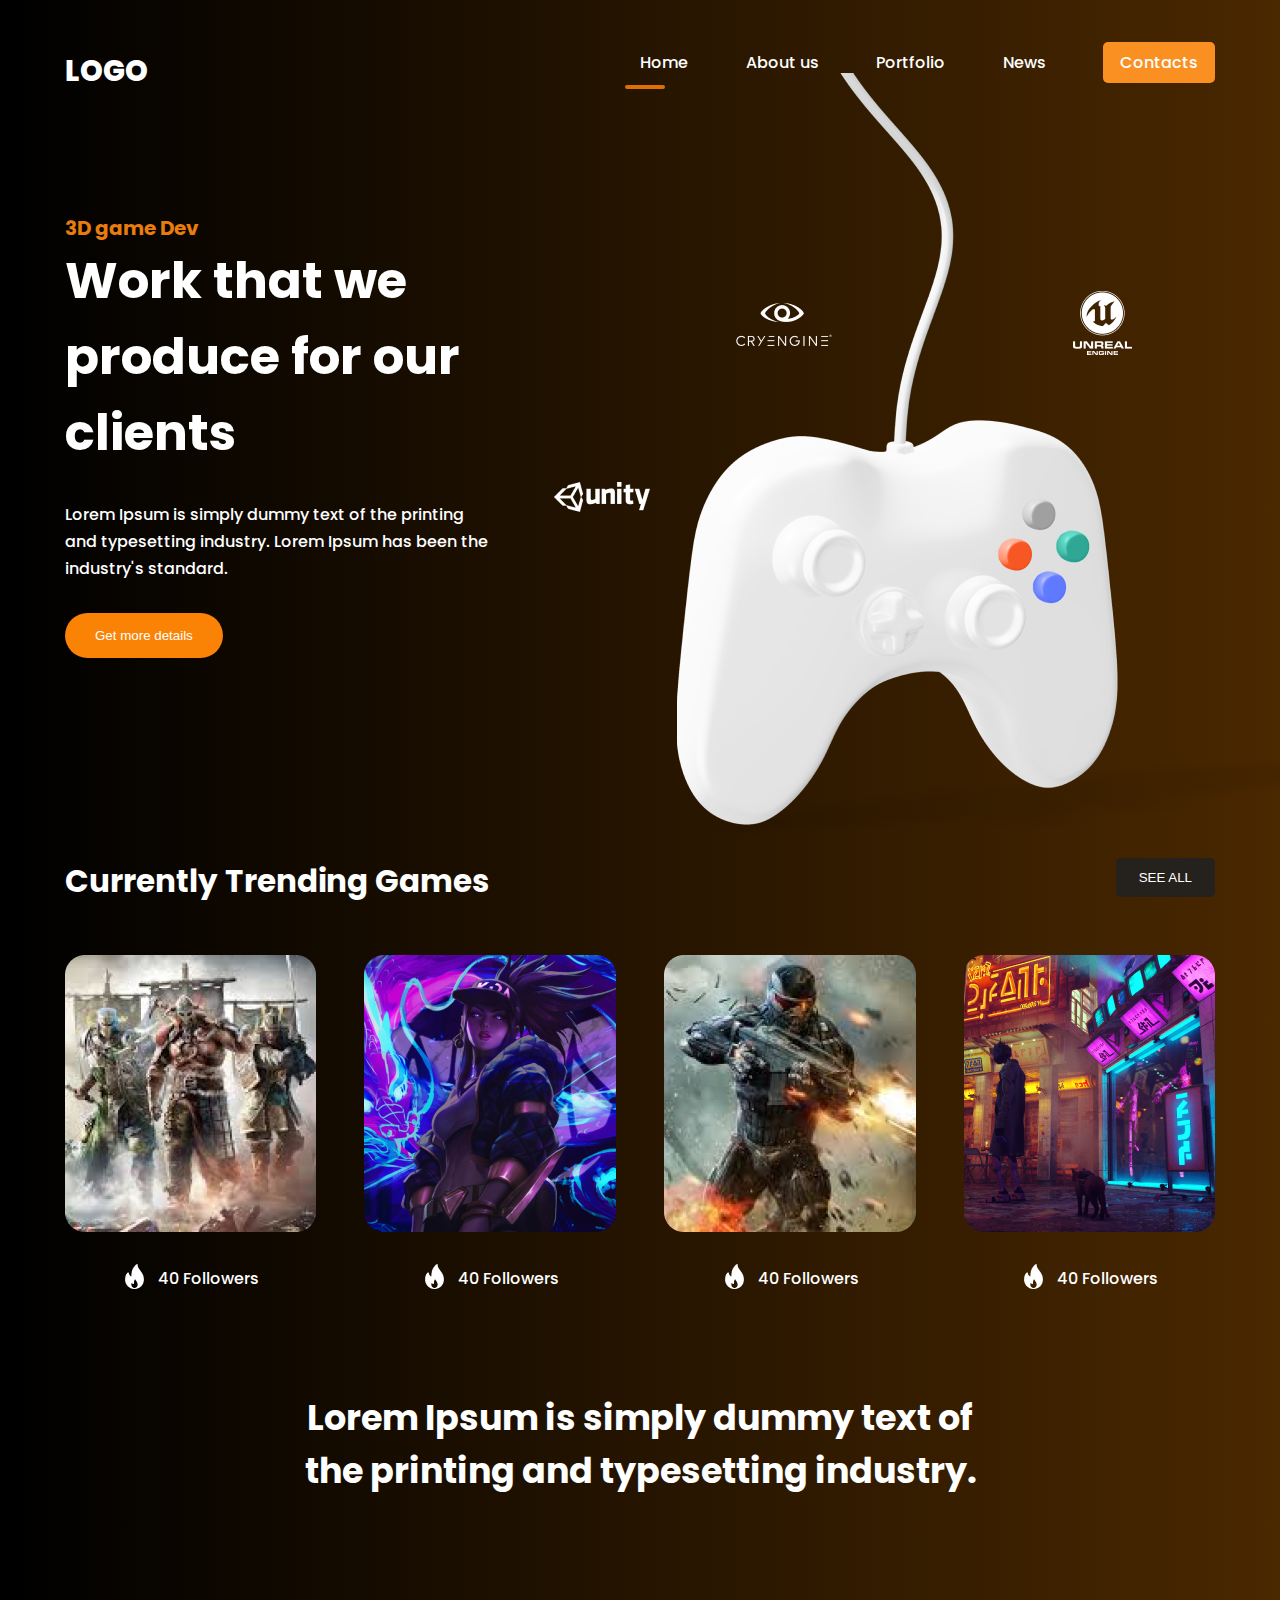
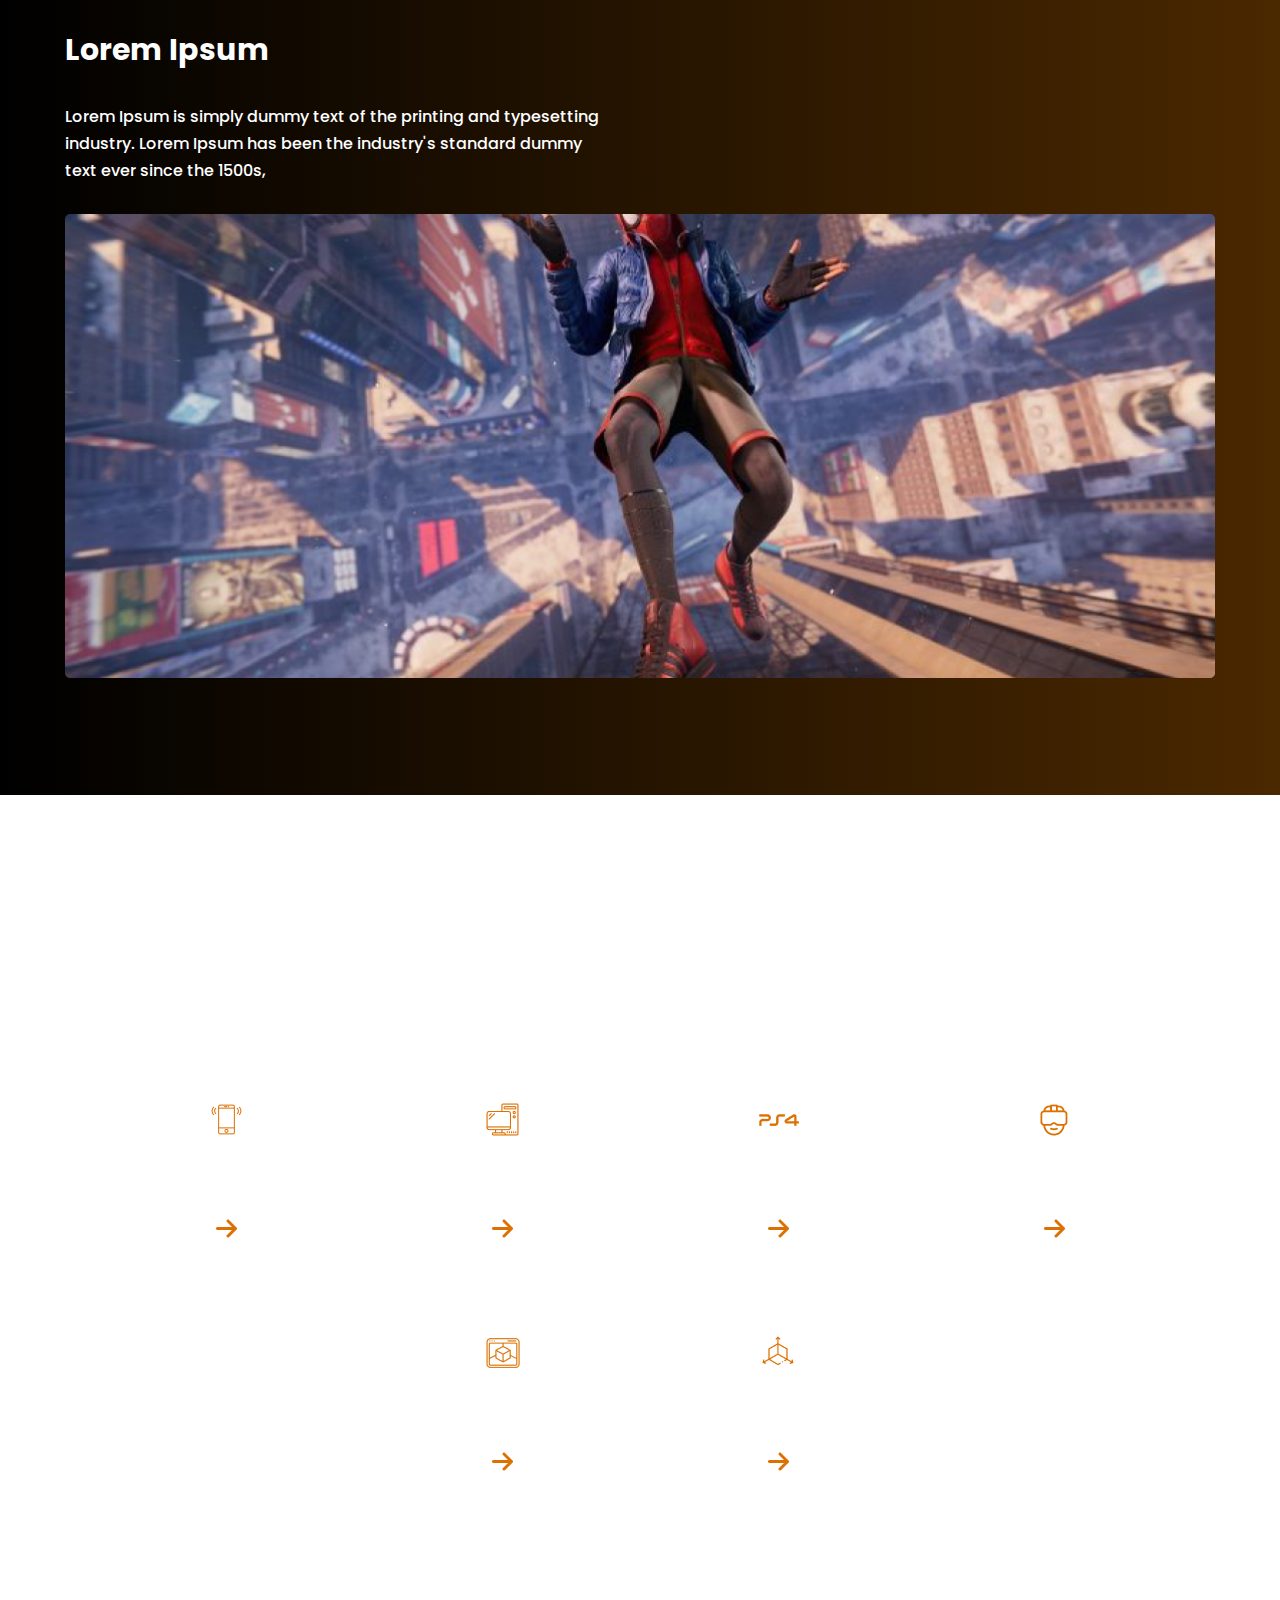
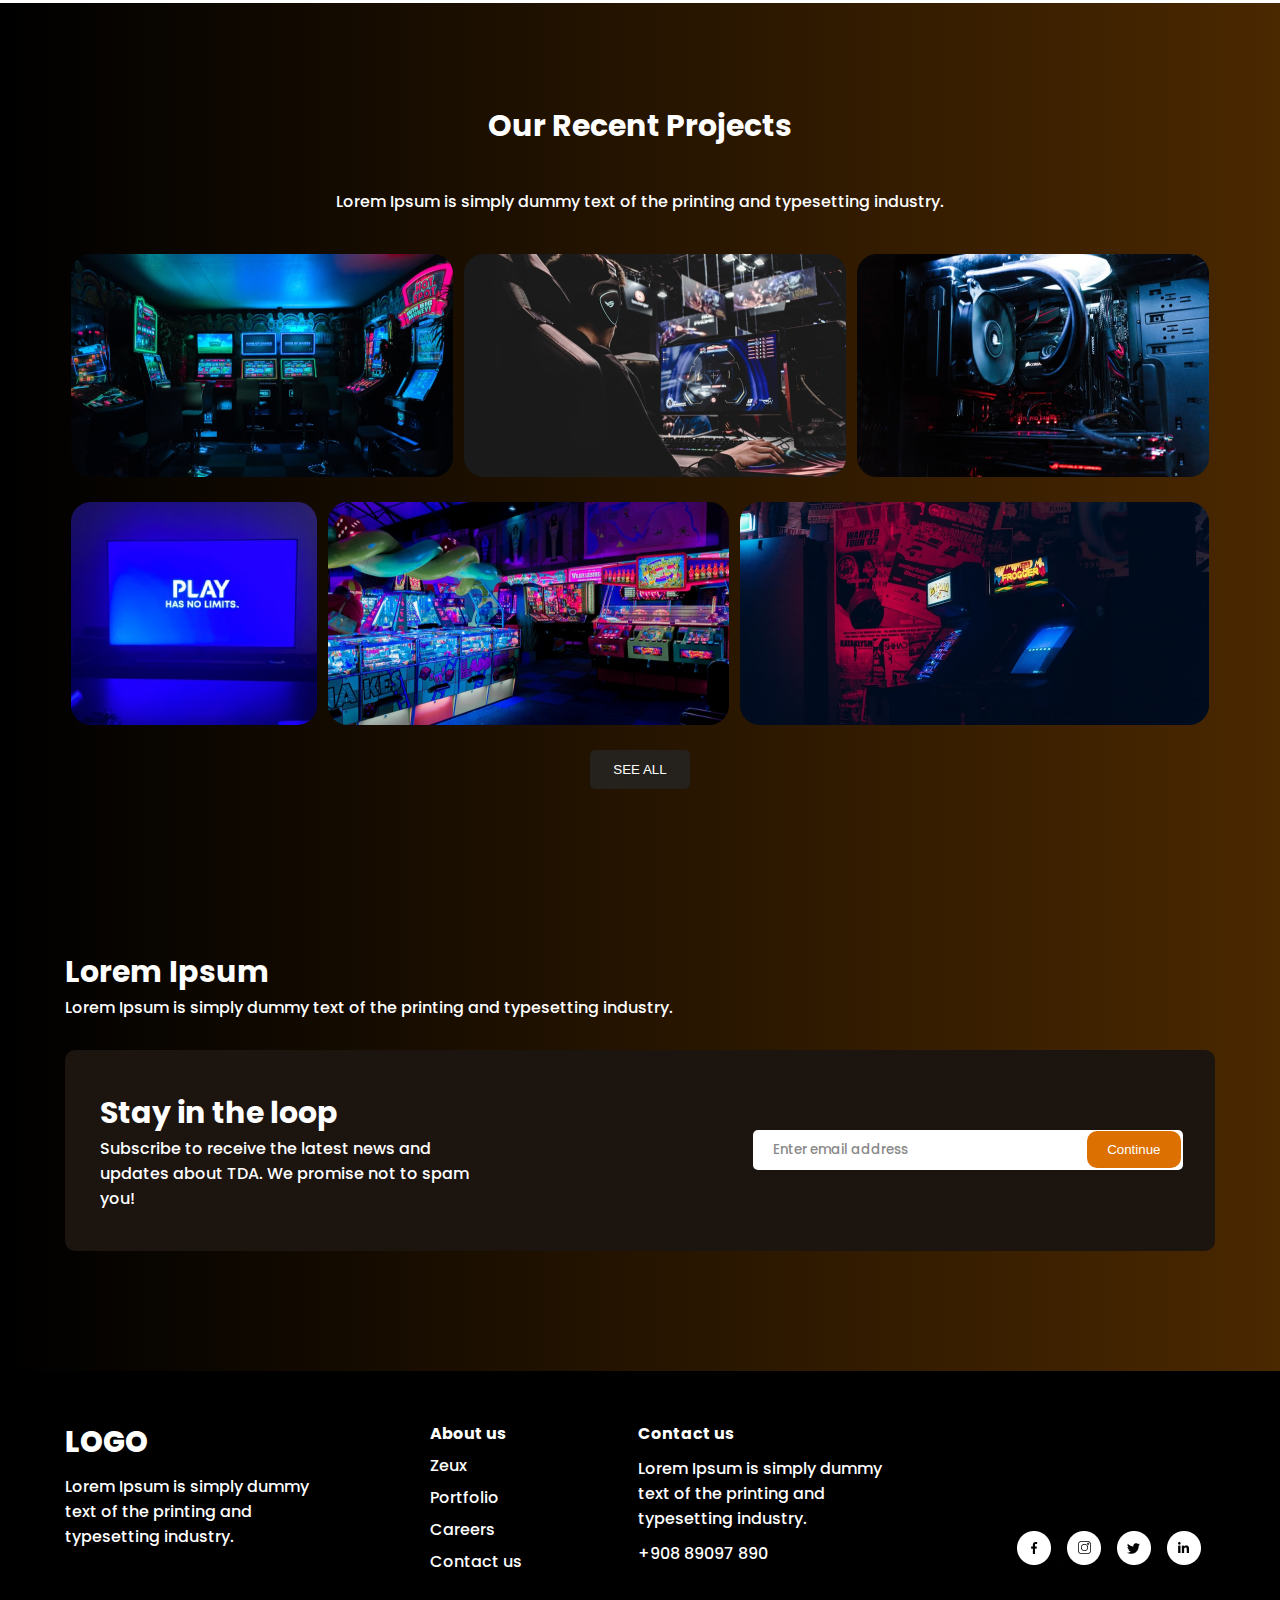
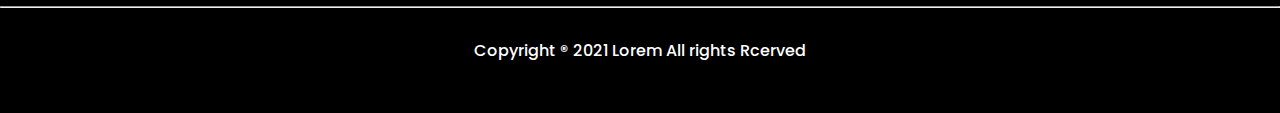
<file: index.html>
<!DOCTYPE html>
<html lang="en">
<head>
    <meta charset="UTF-8">
    <meta name="viewport" content="width=device-width, initial-scale=1.0">
    <title>Site.</title>
    <link rel="stylesheet" href="assets/css/style.css">
    <link
  rel="stylesheet"
  href="https://cdn.jsdelivr.net/npm/swiper@11/swiper-bundle.min.css"
/>


<script src="https://cdn.jsdelivr.net/npm/swiper@11/swiper-bundle.min.js"></script>
</head>
    <div class="wrapper">
    <header class="container">
        <span class="logo"><a href="/">logo</a></span>
        <nav>
            <ul>
                <li class="active"><a href="/">Home</a></li>
                <li><a href="/about">About us</a></li>
                <li><a href="/portfolio">Portfolio</a></li>
                <li><a href="/news">News</a></li>
                <li class="btn"><a href="/contacts">Contacts</a></li>
            </ul>
        </nav>
    </header>

    <div class="hero container">
        <div class="hero-info">
            <h2>3D game Dev </h2>
            <h1>Work that we produce for our clients</h1>
            <p>Lorem Ipsum is simply dummy text of the printing and typesetting industry. Lorem Ipsum has been the industry's standard.</p>
            <button class="btn">Get more details</button>
        </div>
        <img src="assets/img/Group 1321.png" alt="">
    </div>

     <div class="container trending">
        <button class="see-all">SEE ALL</button>
        <h3>Currently Trending Games</h3>

        <div class="games">
            <div class="block">
                <img src="assets/img/Rectangle 23.png" alt="">
                <span><img src="assets/img/fire 1.png" alt=""> 40 Followers</span>
            </div>

            <div class="block">
                <img src="assets/img/Rectangle 24.png" alt="">
                <span><img src="assets/img/fire 1.png" alt=""> 40 Followers</span>
            </div>

            <div class="block">
                <img src="assets/img/Rectangle 25.png" alt="">
                <span><img src="assets/img/fire 1.png" alt=""> 40 Followers</span>
            </div>

            <div class="block">
                <img src="assets/img/Rectangle 26.png" alt="">
                <span><img src="assets/img/fire 1.png" alt=""> 40 Followers</span>
            </div>
        </div>
     </div>

     <div class="container big-text">
        <p>Lorem Ipsum is simply dummy text of the printing and typesetting industry.</p>
     </div>

     <div class="container banner">
        <h3>Lorem Ipsum</h3>
        <p>Lorem Ipsum is simply dummy text of the printing and typesetting industry. Lorem Ipsum has been the industry's standard dummy text ever since the 1500s,</p>
        <img src="assets/img/Rectangle 4.png" alt="">
     </div>

    </div>

    <div class="features">
        <div class="container">
            <h3>Lorem Ipsum is simply dummy text of the printing and typesetting industry.</h3>
            <p>Lorem Ipsum is simply dummy text of the printing and typesetting industry. Lorem Ipsum has been the industry's standard dummy text ever since the 1500s,</p>
            <div class="info">
                <div class="block">
                    <img src="assets/img/Group 48.png" alt="">
                    <p>Mobile Game Development</p>
                    <img src="assets/img/Group.png" alt="">
                </div>
                <div class="block">
                    <img src="assets/img/Group 49.png" alt="">
                    <p>PC Game Development</p>
                    <img src="assets/img/Group.png" alt="">
                </div>
                <div class="block">
                    <img src="assets/img/Group 50.png" alt="">
                    <p>PS4 Game Development</p>
                    <img src="assets/img/Group.png" alt="">
                </div>
                <div class="block">
                    <img src="assets/img/Group 51.png" alt="">
                    <p>AR/VR Solutions</p>
                    <img src="assets/img/Group.png" alt="">
                </div>
                <div class="block">
                    <img src="assets/img/Group 52.png" alt="">
                    <p>AR/ VR design</p>
                    <img src="assets/img/Group.png" alt="">
                </div>
                <div class="block">
                    <img src="assets/img/Group 53.png" alt="">
                    <p>3D Modelings</p>
                    <img src="assets/img/Group.png" alt="">
                </div>
            </div>
        </div>
    </div>

    <div class="wrapper">
        <div class="container project">
            <h3>Our Recent Projects</h3>
            <p>Lorem Ipsum is simply dummy text of the printing and typesetting industry. </p>
            <div class="images">
                <img src="assets/img/Rectangle 15.png" alt="" onclick="openModal(0)">
                <img src="assets/img/Rectangle 16.png" alt="" onclick="openModal(1)">
                <img src="assets/img/Rectangle 17.png" alt="" onclick="openModal(2)">
            </div>
            <div class="images">
                <img src="assets/img/Rectangle 19.png" alt="" onclick="openModal(3)">
                <img src="assets/img/Rectangle 18.png" alt="" onclick="openModal(4)">
                <img src="assets/img/Rectangle 20.png" alt="" onclick="openModal(5)">
            </div>
            <div class="images1">
                <img src="assets/img/Rectangle 15.png" alt="" onclick="openModal(6)">
                <img src="assets/img/Rectangle 16.png" alt="" onclick="openModal(7)">
                <img src="assets/img/Rectangle 17.png" alt="" onclick="openModal(8)">
            </div>
            <button class="see-alld" onclick="seeAll()">SEE ALL</button>
            <button class="see-less" onclick="seeLess()">SEE LESS</button>
        </div>

    <div class="container email">
        <h3>Lorem Ipsum</h3>
        <p>Lorem Ipsum is simply dummy text of the printing and typesetting industry. </p>
        <div class="block">
            <div>
                <h4>Stay in the loop</h4>
                <p>Subscribe to receive the latest news and updates about TDA.
We promise not to spam you! </p>
            </div>
            <div>
                <input type="email" placeholder="Enter email address" id="email">
                <button onclick="checkInput()">Continue</button>
            </div>
        </div>
    </div>
</div>



<footer>
    <div class="blocks container">
        <div>
            <span>logo</span>
            <p>Lorem Ipsum is simply dummy text of the printing and typesetting industry. </p>
        </div>
        <div>
            <h4>About us</h4>
            <ul>
                <li>Zeux</li>
                <li>Portfolio</li>
                <li>Careers</li>
                <li>Contact us</li>
            </ul>
        </div>
        <div>
            <h4>Contact us</h4>
            <p>Lorem Ipsum is simply dummy text of the printing and typesetting industry. </p>
            <p>+908 89097 890</p>
        </div>
        <div>
            <img src="assets/img/Group 12.png" alt="">
        </div>
    </div>
    <hr>
    <p>Copyright ® 2021 Lorem All rights Rcerved</p>
</footer>

<div class="wrep" id="demo">
<div class="demo">
    <span id="modal-closer">&times</span>
    <div class="swiper salim">

        <div class="swiper-wrapper">
            <div class="swiper-slide">
                <div class="modal-content">
                    <img src="assets/img/Rectangle 15.png" alt="">
                    
                </div>
            </div>

            <div class="swiper-slide">
                <div class="modal-content">
                    <img src="assets/img/Rectangle 16.png" alt="">
                      
                </div>
            </div>

            <div class="swiper-slide">
                <div class="modal-content">
                    <img src="assets/img/Rectangle 17.png" alt="">
                      
                </div>
            </div>

            <div class="swiper-slide">
                <div class="modal-content">
                    <img src="assets/img/Rectangle 19.png" alt="">
                      
                </div>
            </div>

            <div class="swiper-slide">
                <div class="modal-content">
                    <img src="assets/img/Rectangle 18.png" alt="">
                      
                </div>
            </div>

            <div class="swiper-slide">
                <div class="modal-content">
                    <img src="assets/img/Rectangle 20.png" alt="">
                      
                </div>
            </div>

            <div class="swiper-slide">
                <div class="modal-content">
                    <img src="assets/img/Rectangle 15.png" alt="">
                      
                </div>
            </div>

            <div class="swiper-slide">
                <div class="modal-content">
                    <img src="assets/img/Rectangle 16.png" alt="">
                      
                </div>
            </div>

            <div class="swiper-slide">
                <div class="modal-content">
                    <img src="assets/img/Rectangle 17.png" alt="">
                      
                </div>
            </div>
        </div>
        <div class="swiper-button-prev"></div>
        <div class="swiper-button-next"></div>
    </div>

    <div class="swiper thumbs">
        <div class="swiper-wrapper">
            <div class="swiper-slide">
                <img src="assets/img/Rectangle 15.png" alt="">
            </div>
            <div class="swiper-slide">
                <img src="assets/img/Rectangle 16.png" alt="">
            </div>
            <div class="swiper-slide">
                <img src="assets/img/Rectangle 17.png" alt="">
            </div>
            <div class="swiper-slide">
                <img src="assets/img/Rectangle 19.png" alt="">
            </div>
            <div class="swiper-slide">
                <img src="assets/img/Rectangle 18.png" alt="">
            </div>
            <div class="swiper-slide">
                <img src="assets/img/Rectangle 20.png" alt="">
            </div>
            <div class="swiper-slide">
                <img src="assets/img/Rectangle 15.png" alt="">
            </div>
            <div class="swiper-slide">
                <img src="assets/img/Rectangle 16.png" alt="">
            </div>
            <div class="swiper-slide">
                <img src="assets/img/Rectangle 17.png" alt="">
            </div>
        </div>
    </div>
</div>
</div>


<div class="back" id="back" class="modal-closer" onclick="closeModal()"></div>

<script src="assets/js/index.js"></script>
</body>
</html>
</file>
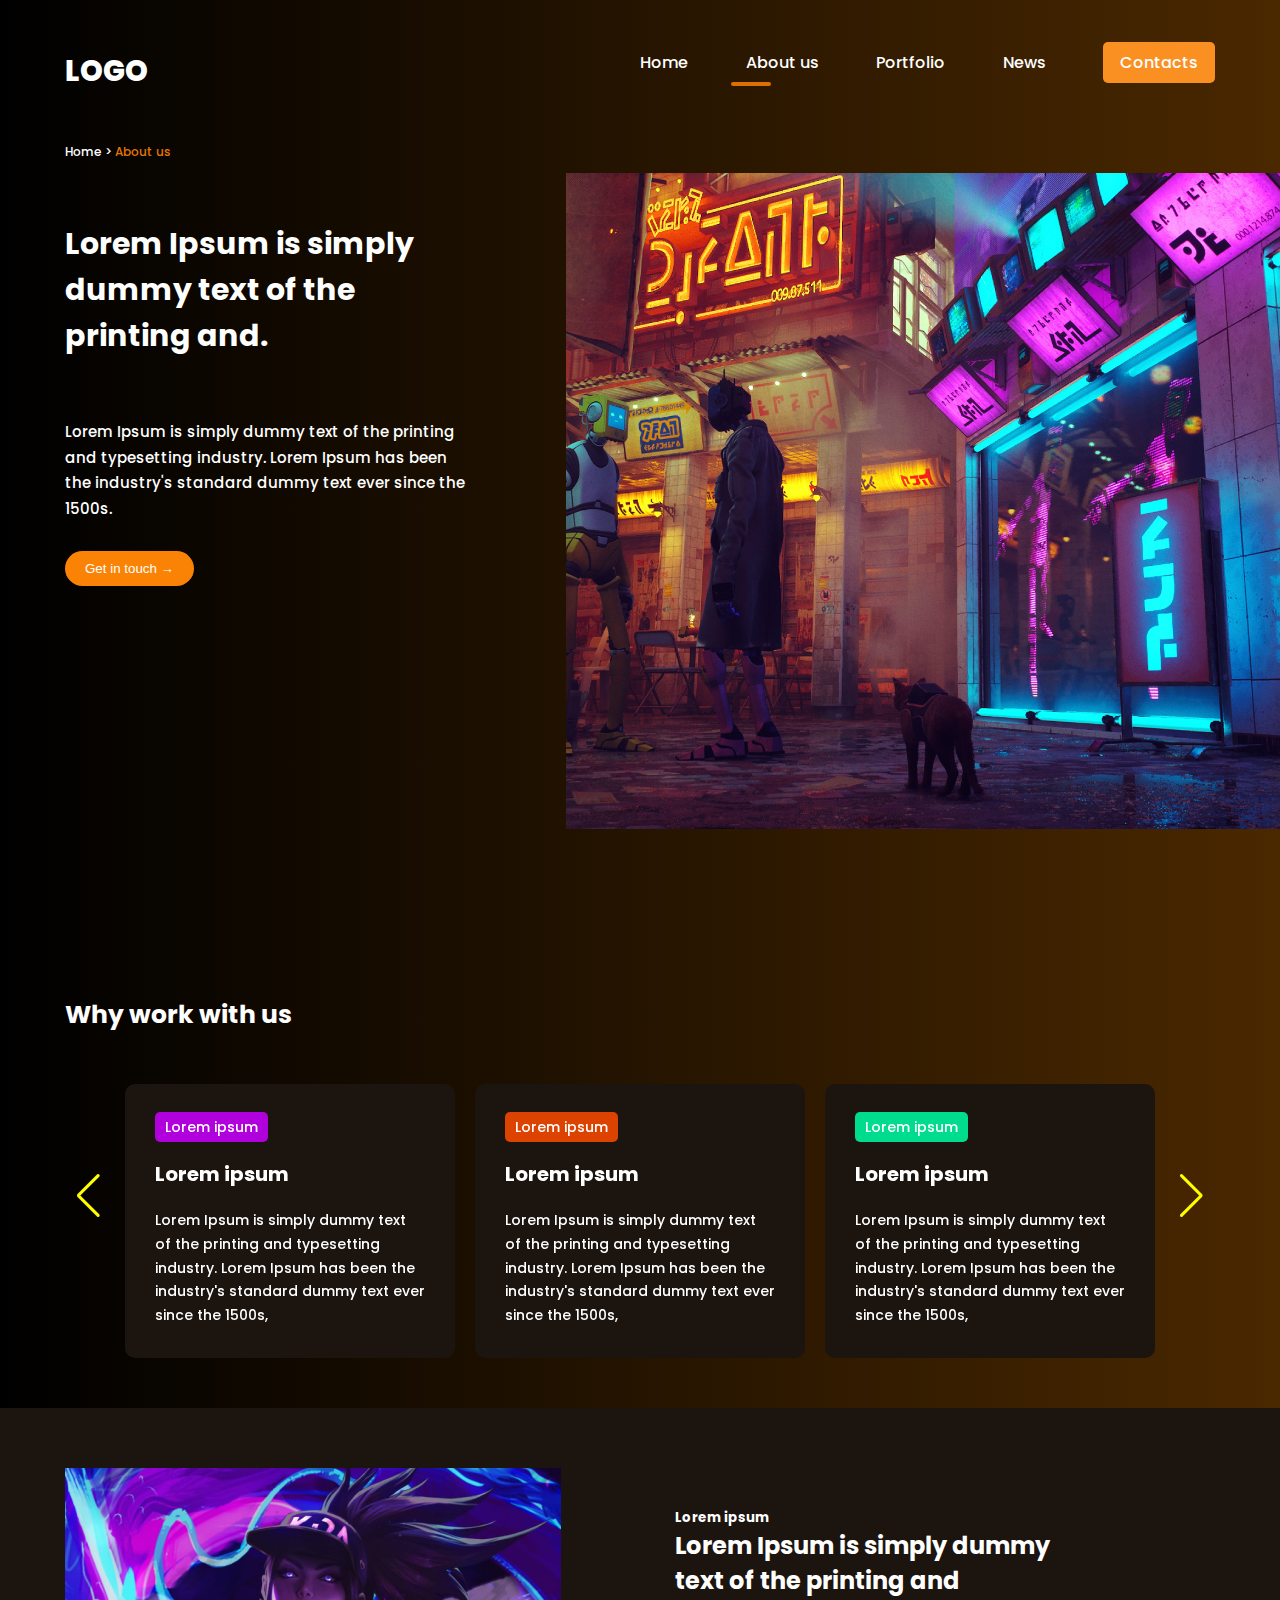
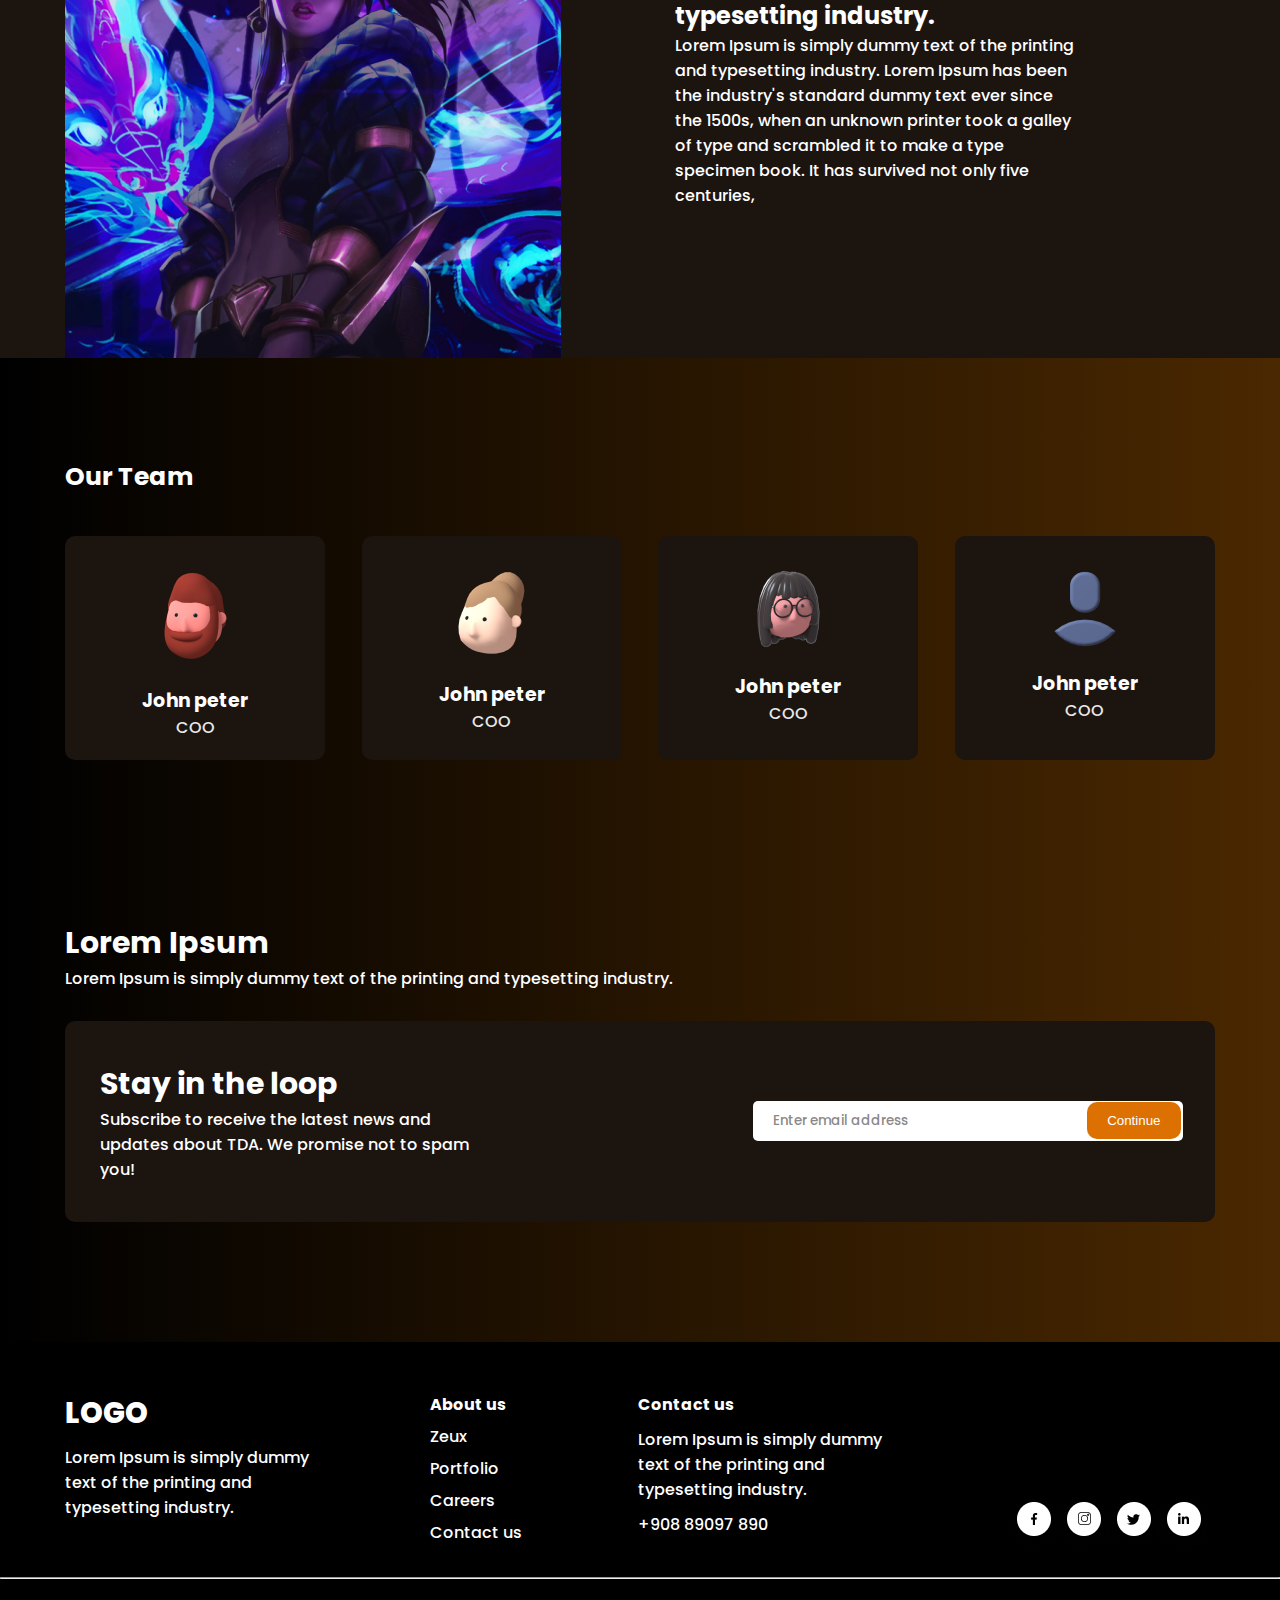
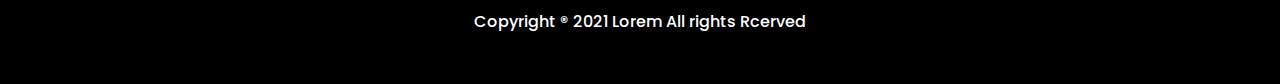
<file: about/index.html>
<!DOCTYPE html>
<html lang="en">
<head>
    <meta charset="UTF-8">
    <meta name="viewport" content="width=device-width, initial-scale=1.0">
    <title>About us</title>
    <link rel="stylesheet" href="/assets/css/about.css">
    <link
  rel="stylesheet"
  href="https://cdn.jsdelivr.net/npm/swiper@11/swiper-bundle.min.css"
/>
</head>
<body>
    <div class="wrapper">
        <header class="container">
            <span class="logo"><a href="/">logo</a></span>
            <nav>
                <ul>
                    <li><a href="/">Home</a></li>
                    <li class="active"><a href="/about">About us</a></li>
                    <li><a href="/portfolio">Portfolio</a></li>
                    <li><a href="/news">News</a></li>
                    <li class="btn"><a href="/contacts">Contacts</a></li>
                </ul>
            </nav>
        </header>

        <div class="hero container">
            <p>Home  > <span class="orange">About us</span></p>
            <div class="hero-info">
                <h2>Lorem Ipsum is simply dummy text of the printing and.</h2>
                <p>Lorem Ipsum is simply dummy text of the printing and typesetting industry. Lorem Ipsum has been the industry's standard dummy text ever since the 1500s.</p>
                <button class="btn">Get in touch &#8594</button>
            </div>
            <img src="/assets/img/Rectangle 6.png" alt="">
        </div>

        <div class="review container">
            <h3>Why work with us</h3>
            <div class="swiper">
                <div class="swiper-wrapper">
            <div class="blocks swiper-slide">
                <div class="block">
                    <span class="purple">Lorem ipsum</span>
                    <h3>Lorem ipsum</h3>
                    <p>Lorem Ipsum is simply dummy text of the printing and typesetting industry. Lorem Ipsum has been the industry's standard dummy text ever since the 1500s,</p>
                </div>
                <div class="block">
                    <span class="brown">Lorem ipsum</span>
                    <h3>Lorem ipsum</h3>
                    <p>Lorem Ipsum is simply dummy text of the printing and typesetting industry. Lorem Ipsum has been the industry's standard dummy text ever since the 1500s,</p>
                </div>
                <div class="block">
                    <span class="green">Lorem ipsum</span>
                    <h3>Lorem ipsum</h3>
                    <p>Lorem Ipsum is simply dummy text of the printing and typesetting industry. Lorem Ipsum has been the industry's standard dummy text ever since the 1500s,</p>
                </div>
            </div>
            <div class="blocks swiper-slide">
                <div class="block">
                    <span class="blue">Lorem ipsum</span>
                    <h3>Lorem ipsum</h3>
                    <p>Lorem Ipsum is simply dummy text of the printing and typesetting industry. Lorem Ipsum has been the industry's standard dummy text ever since the 1500s,</p>
                </div>
                <div class="block">
                    <span class="greend">Lorem ipsum</span>
                    <h3>Lorem ipsum</h3>
                    <p>Lorem Ipsum is simply dummy text of the printing and typesetting industry. Lorem Ipsum has been the industry's standard dummy text ever since the 1500s,</p>
                </div>
                <div class="block">
                    <span class="pink">Lorem ipsum</span>
                    <h3>Lorem ipsum</h3>
                    <p>Lorem Ipsum is simply dummy text of the printing and typesetting industry. Lorem Ipsum has been the industry's standard dummy text ever since the 1500s,</p>
                </div>
            </div>
            <div class="blocks swiper-slide">
                <div class="block">
                    <span class="yellow">Lorem ipsum</span>
                    <h3>Lorem ipsum</h3>
                    <p>Lorem Ipsum is simply dummy text of the printing and typesetting industry. Lorem Ipsum has been the industry's standard dummy text ever since the 1500s,</p>
                </div>
                <div class="block">
                    <span class="blanch">Lorem ipsum</span>
                    <h3>Lorem ipsum</h3>
                    <p>Lorem Ipsum is simply dummy text of the printing and typesetting industry. Lorem Ipsum has been the industry's standard dummy text ever since the 1500s,</p>
                </div>
                <div class="block">
                    <span class="crimson">Lorem ipsum</span>
                    <h3>Lorem ipsum</h3>
                    <p>Lorem Ipsum is simply dummy text of the printing and typesetting industry. Lorem Ipsum has been the industry's standard dummy text ever since the 1500s,</p>
                </div>
            </div>
            </div>
            <div class="swiper-button-prev"></div>
            <div class="swiper-button-next"></div>
            </div>
        </div>
    </div>

    <div class="info">
        <div class="container info-info">
            <img src="/assets/img/Rectangle 125.png" alt="">
            <div class="banner">
                <h5>Lorem ipsum</h5>
                <h2>Lorem Ipsum is simply dummy text of the printing and typesetting industry. </h2>
                <p>Lorem Ipsum is simply dummy text of the printing and typesetting industry. Lorem Ipsum has been the industry's standard dummy text ever since the 1500s, when an unknown printer took a galley of type and scrambled it to make a type specimen book. It has survived not only five centuries,</p>
            </div>
        </div>
    </div>

    <div class="wrapper">
        <div class="client container">
            <h5>Our Team</h5>
            <div class="blocks">
                <div class="block">
                    <img src="/assets/img/Bill 1.png" alt="">
                    <h6>John peter</h6>
                    <p>COO</p>
                </div>
                 <div class="block">
                    <img src="/assets/img/Beverly 1.png" alt="">
                    <h6>John peter</h6>
                    <p>COO</p>
                </div>
                 <div class="block">
                    <img src="/assets/img/Claudia 1.png" alt="">
                    <h6>John peter</h6>
                    <p>COO</p>
                </div>
                 <div class="block">
                    <img src="/assets/img/Avatar 1.png" alt="">
                    <h6>John peter</h6>
                    <p>COO</p>
                </div>
            </div>
        </div>

        <div class="container email">
            <h3>Lorem Ipsum</h3>
            <p>Lorem Ipsum is simply dummy text of the printing and typesetting industry. </p>
            <div class="block">
                <div>
                    <h4>Stay in the loop</h4>
                    <p>Subscribe to receive the latest news and updates about TDA.
We promise not to spam you! </p>
                </div>
                <div>
                    <input type="email" placeholder="Enter email address" id="email">
                    <button onclick="checkInput()">Continue</button>
                </div>
            </div>
        </div>
    </div>
    
    <footer>
    <div class="blocks container">
        <div>
            <span>logo</span>
            <p>Lorem Ipsum is simply dummy text of the printing and typesetting industry. </p>
        </div>
        <div>
            <h4>About us</h4>
            <ul>
                <li>Zeux</li>
                <li>Portfolio</li>
                <li>Careers</li>
                <li>Contact us</li>
            </ul>
        </div>
        <div>
            <h4>Contact us</h4>
            <p>Lorem Ipsum is simply dummy text of the printing and typesetting industry. </p>
            <p>+908 89097 890</p>
        </div>
        <div>
            <img src="/assets/img/Group 12.png" alt="">
        </div>
    </div>
    <hr>
    <p>Copyright ® 2021 Lorem All rights Rcerved</p>
</footer>



<script src="https://cdn.jsdelivr.net/npm/swiper@11/swiper-bundle.min.js"></script>
    <script src="/assets/js/script.js"></script>
</body>
</html>
</file>
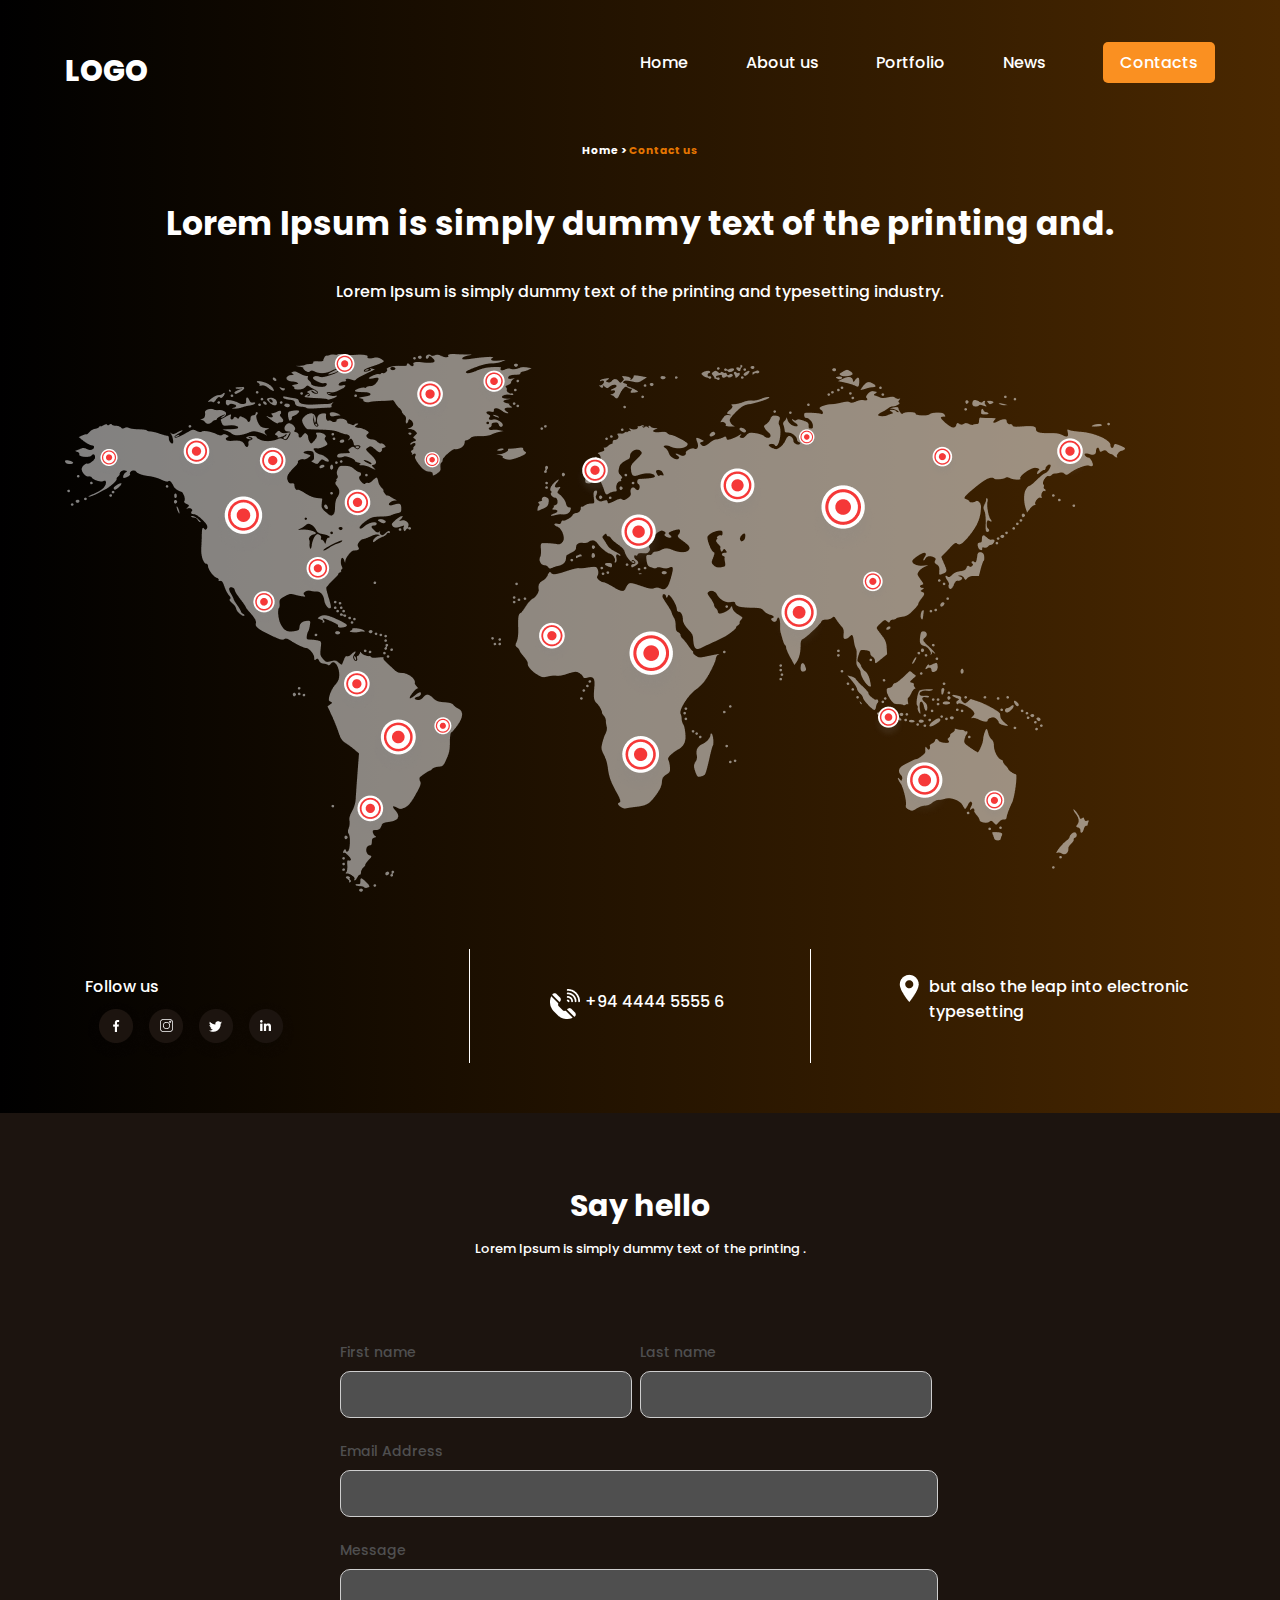
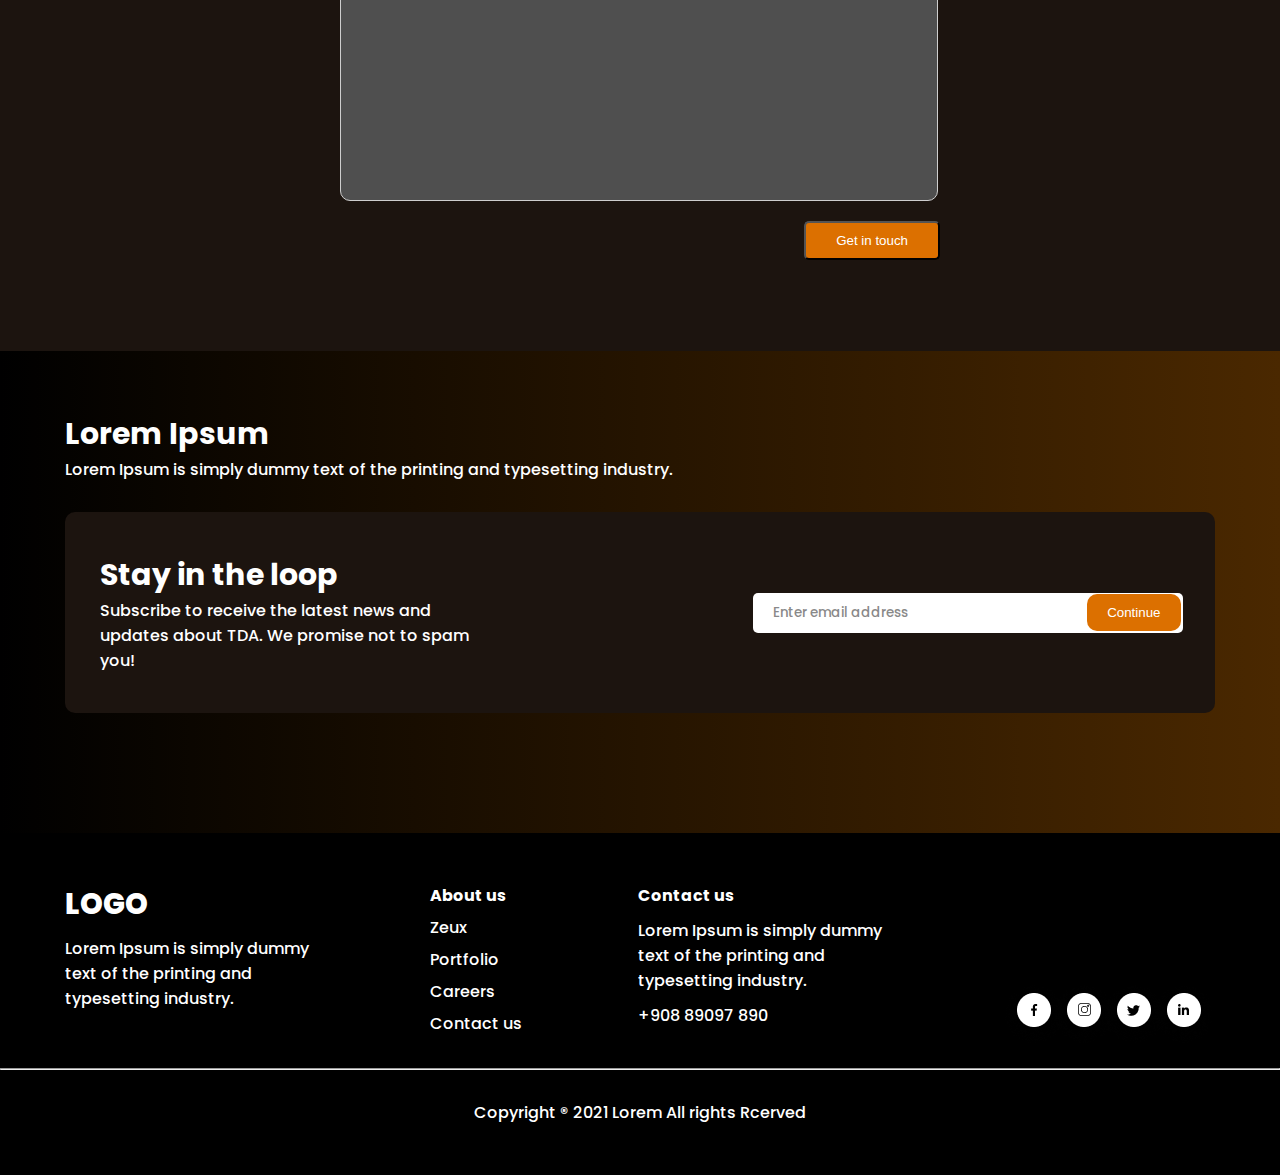
<file: contacts/index.html>
<!DOCTYPE html>
<html lang="en">
<head>
    <meta charset="UTF-8">
    <meta name="viewport" content="width=device-width, initial-scale=1.0">
    <title>Contacts</title>
    <link rel="stylesheet" href="/assets/css/style.css">
</head>
<body>
<div class="wrapper">
        <header class="container">
            <span class="logo"><a href="/">logo</a></span>
            <nav>
                <ul>
                    <li><a href="/">Home</a></li>
                    <li><a href="/about">About us</a></li>
                    <li><a href="/portfolio">Portfolio</a></li>
                    <li><a href="/news">News</a></li>
                    <li class="btn"><a href="/contacts">Contacts</a></li>
                </ul>
            </nav>
        </header>

    <div class="container hero-contacts">
        <h6>Home   > <span>Contact us</span></h6>
        <h1>Lorem Ipsum is simply dummy text of the printing and.</h1>
        <p>Lorem Ipsum is simply dummy text of the printing and typesetting industry. </p>
        <img src="/assets/img/Huge Global.png" alt="">
    </div>


    <div class="tabler container">
        <div class="blocks">
            <div class="block">
                <p>Follow us</p>
                <img src="/assets/img/Group 1.png" alt="">
            </div>
            <div class="blok">
                <img src="/assets/img/phone 1.png" alt="" class="phon">
                <p>+94 4444 5555 6</p>
            </div>
            <div class="block">
                <img src="/assets/img/gps 1.png" alt="" class="gps">
                <p>but also the leap into electronic 
typesetting</p>
            </div>
        </div>
    </div>
</div>

  <div class="feedback">
    <div class="container">
        <h2>Say hello</h2>
        <p>Lorem Ipsum is simply dummy text of the printing .</p>

        <form>
            <div class="inline">
                <div>
                    <label>First name</label>
                    <input type="text">
                </div>
                <div>
                    <label>Last name</label>
                    <input type="text">
                </div>
            </div>

            <label>Email Address</label>
            <input type="email" class="one-line">

            <label>Message</label>
            <textarea class="one-line"></textarea>

            <button type="button">Get in touch</button>
        </form>
    </div>
  </div>  

<div class="wrapper">
    <div class="container email">
        <h3>Lorem Ipsum</h3>
        <p>Lorem Ipsum is simply dummy text of the printing and typesetting industry. </p>

        <div class="block">
            <div>
                <h4>Stay in the loop</h4>
                <p>Subscribe to receive the latest news and updates about TDA.
We promise not to spam you! </p>
            </div>
            <div>
                <input type="email" placeholder="Enter email address" id="email">
                <button onclick="checkInput()">Continue</button>
            </div>
        </div>
    </div>
</div>


    <footer>
    <div class="blocks container">
        <div>
            <span>logo</span>
            <p>Lorem Ipsum is simply dummy text of the printing and typesetting industry. </p>
        </div>
        <div>
            <h4>About us</h4>
            <ul>
                <li>Zeux</li>
                <li>Portfolio</li>
                <li>Careers</li>
                <li>Contact us</li>
            </ul>
        </div>
        <div>
            <h4>Contact us</h4>
            <p>Lorem Ipsum is simply dummy text of the printing and typesetting industry. </p>
            <p>+908 89097 890</p>
        </div>
        <div>
            <img src="/assets/img/Group 12.png" alt="">
        </div>
    </div>
    <hr>
    <p>Copyright ® 2021 Lorem All rights Rcerved</p>
</footer>

<script src="/assets/js/script.js"></script>
</body>
</html>
</file>
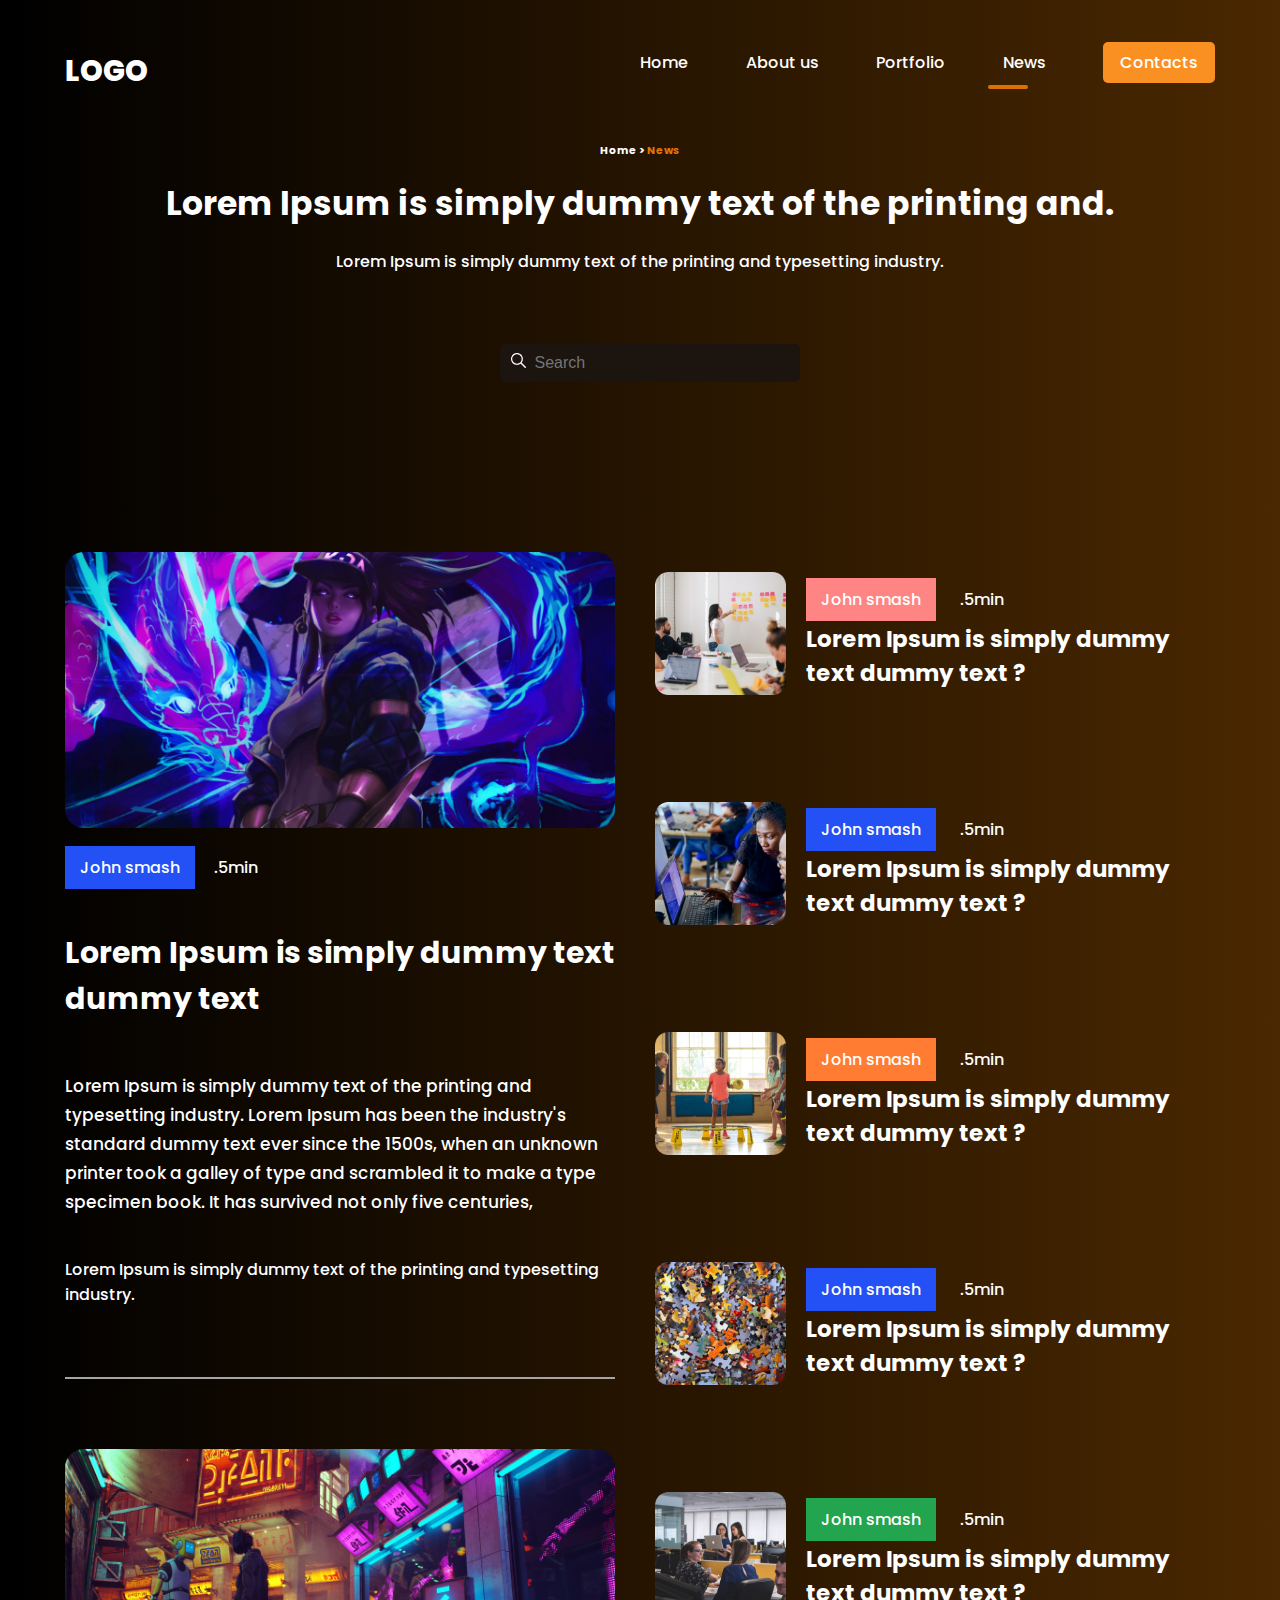
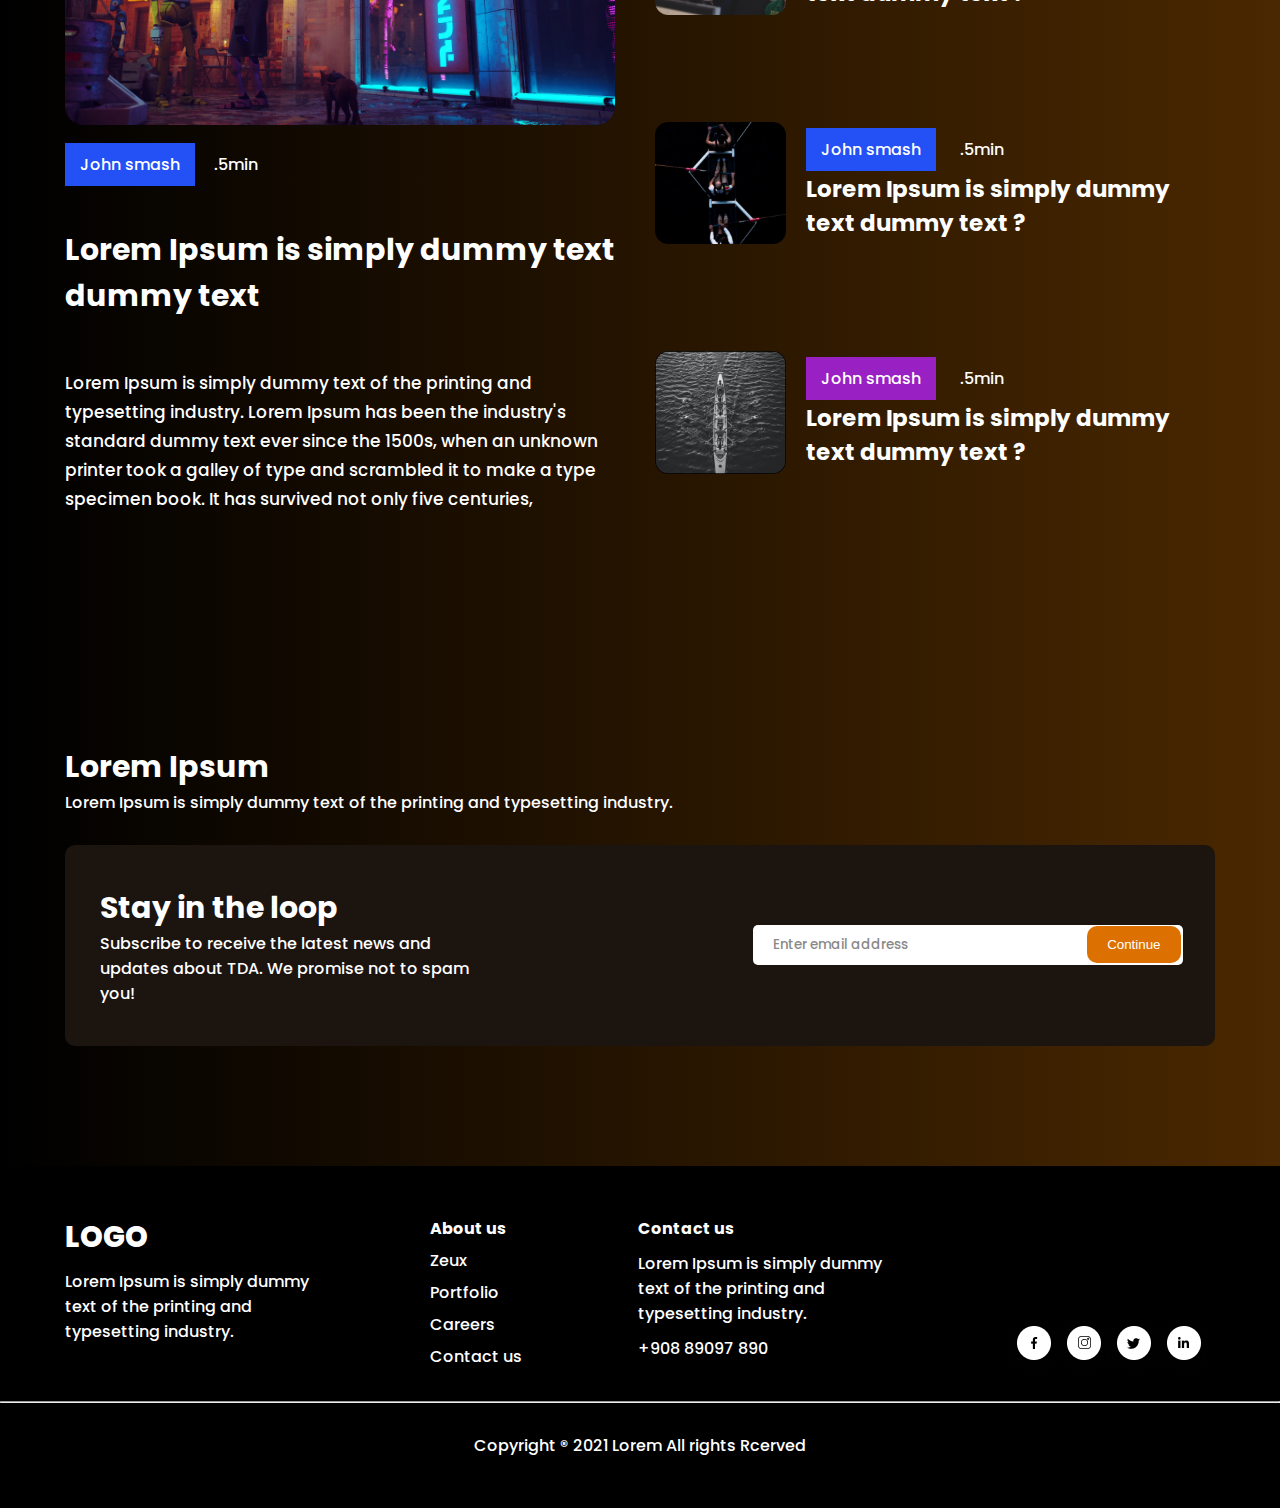
<file: news/index.html>
<!DOCTYPE html>
<html lang="en">
<head>
    <meta charset="UTF-8">
    <meta name="viewport" content="width=device-width, initial-scale=1.0">
    <title>News</title>
    <link rel="stylesheet" href="/assets/css/style.css">
</head>
<body>
    <div class="wrapper">
        <header class="container">
        <span class="logo"><a href="/">logo</a></span>
        <nav>
            <ul>
                <li><a href="/">Home</a></li>
                <li><a href="/about">About us</a></li>
                <li><a href="/portfolio">Portfolio</a></li>
                <li class="active"><a href="/news">News</a></li>
                <li class="btn"><a href="/contacts">Contacts</a></li>
            </ul>
        </nav>
    </header>


    <div class="container hade">
    <h6>Home   > <span>News</span></h6>
    <h2>Lorem Ipsum is simply dummy text of the printing and.</h2>
    <p>Lorem Ipsum is simply dummy text of the printing and typesetting industry. </p>
    </div>

    <div class="searchInput">
    <img src="/assets/img/Groupp.png" alt="">
    <input type="search" placeholder="Search">
    </div>

<div class="container group">
    <div class="twoblocks">
        <div class="block">
            <img src="/assets/img/Rectangle 274.png" alt="">
            <span class="span">John smash</span>
            <span>.5min</span>
            <h2>Lorem Ipsum is simply dummy text dummy text </h2>
            <p>Lorem Ipsum is simply dummy text of the printing and typesetting industry. Lorem Ipsum has been the industry's standard dummy text ever since the 1500s, when an unknown printer took a galley of type and scrambled it to make a type specimen book. It has survived not only five centuries,</p>
            <h6>Lorem Ipsum is simply dummy text of the printing and typesetting industry. </h6>
        </div>
        <hr>
        <div class="block">
            <img src="/assets/img/Rectangle 275.png" alt="">
            <span class="span">John smash</span>
            <span>.5min</span>
            <h2>Lorem Ipsum is simply dummy text dummy text </h2>
            <p>Lorem Ipsum is simply dummy text of the printing and typesetting industry. Lorem Ipsum has been the industry's standard dummy text ever since the 1500s, when an unknown printer took a galley of type and scrambled it to make a type specimen book. It has survived not only five centuries,</p>
        </div>
    </div>

    <div class="seven">
        <div class="block">
         <div>
        <img src="/assets/img/Rectangle 276.png" alt="">
        </div>
        <div class="div">
        <span class="span pink">John smash</span>
        <span>.5min</span>
        <h2>Lorem Ipsum is simply dummy text dummy text ? </h2>
        </div>
        </div>

        <div class="block">
        <div>
        <img src="/assets/img/Rectangle 277.png" alt="">
        </div>
        <div class="div">
        <span class="span blue">John smash</span>
        <span>.5min</span>
        <h2>Lorem Ipsum is simply dummy text dummy text ? </h2>
        </div>
        </div>

        <div class="block">
        <div>
        <img src="/assets/img/Rectangle 278.png" alt="">
        </div>
        <div class="div">
        <span class="span orange">John smash</span>
        <span>.5min</span>
        <h2>Lorem Ipsum is simply dummy text dummy text ? </h2>
        </div>
        </div>

        <div class="block">
        <div>
        <img src="/assets/img/Rectangle 279.png" alt="">
        </div>
        <div class="div">
        <span class="span blue">John smash</span>
        <span>.5min</span>
        <h2>Lorem Ipsum is simply dummy text dummy text ? </h2>
        </div>
        </div>

        <div class="block">
        <div>
        <img src="/assets/img/Rectangle 280.png" alt="">
       </div>
        <div class="div">
        <span class="span green">John smash</span>
        <span>.5min</span>
        <h2>Lorem Ipsum is simply dummy text dummy text ? </h2>
        </div>
        </div>

        <div class="block">
        <div>
        <img src="/assets/img/Rectangle 281.png" alt="">
        </div>
        <div class="div">
        <span class="span blue">John smash</span>
        <span>.5min</span>
        <h2>Lorem Ipsum is simply dummy text dummy text ? </h2>
        </div>
        </div>

        <div class="block">
        <div>
        <img src="/assets/img/Rectangle 282.png" alt="">
        </div>
        <div class="div">
        <span class="span purple">John smash</span>
        <span>.5min</span>
        <h2>Lorem Ipsum is simply dummy text dummy text ? </h2>
        </div>
        </div>
    </div>




</div>


</div>


    <div class="wrapper">
        <div class="container email">
        <h3>Lorem Ipsum</h3>
        <p>Lorem Ipsum is simply dummy text of the printing and typesetting industry. </p>
        <div class="block">
            <div>
                <h4>Stay in the loop</h4>
                <p>Subscribe to receive the latest news and updates about TDA.
We promise not to spam you! </p>
            </div>
            <div>
                <input type="email" placeholder="Enter email address" id="email">
                <button onclick="checkInput()">Continue</button>
            </div>
        </div>
    </div>
    </div>


    <footer>
    <div class="blocks container">
        <div>
            <span>logo</span>
            <p>Lorem Ipsum is simply dummy text of the printing and typesetting industry. </p>
        </div>
        <div>
            <h4>About us</h4>
            <ul>
                <li>Zeux</li>
                <li>Portfolio</li>
                <li>Careers</li>
                <li>Contact us</li>
            </ul>
        </div>
        <div>
            <h4>Contact us</h4>
            <p>Lorem Ipsum is simply dummy text of the printing and typesetting industry. </p>
            <p>+908 89097 890</p>
        </div>
        <div>
            <img src="/assets/img/Group 12.png" alt="">
        </div>
    </div>
    <hr>
    <p>Copyright ® 2021 Lorem All rights Rcerved</p>
</footer>

<script src="/assets/js/script.js"></script>
</body>
</html>
</file>
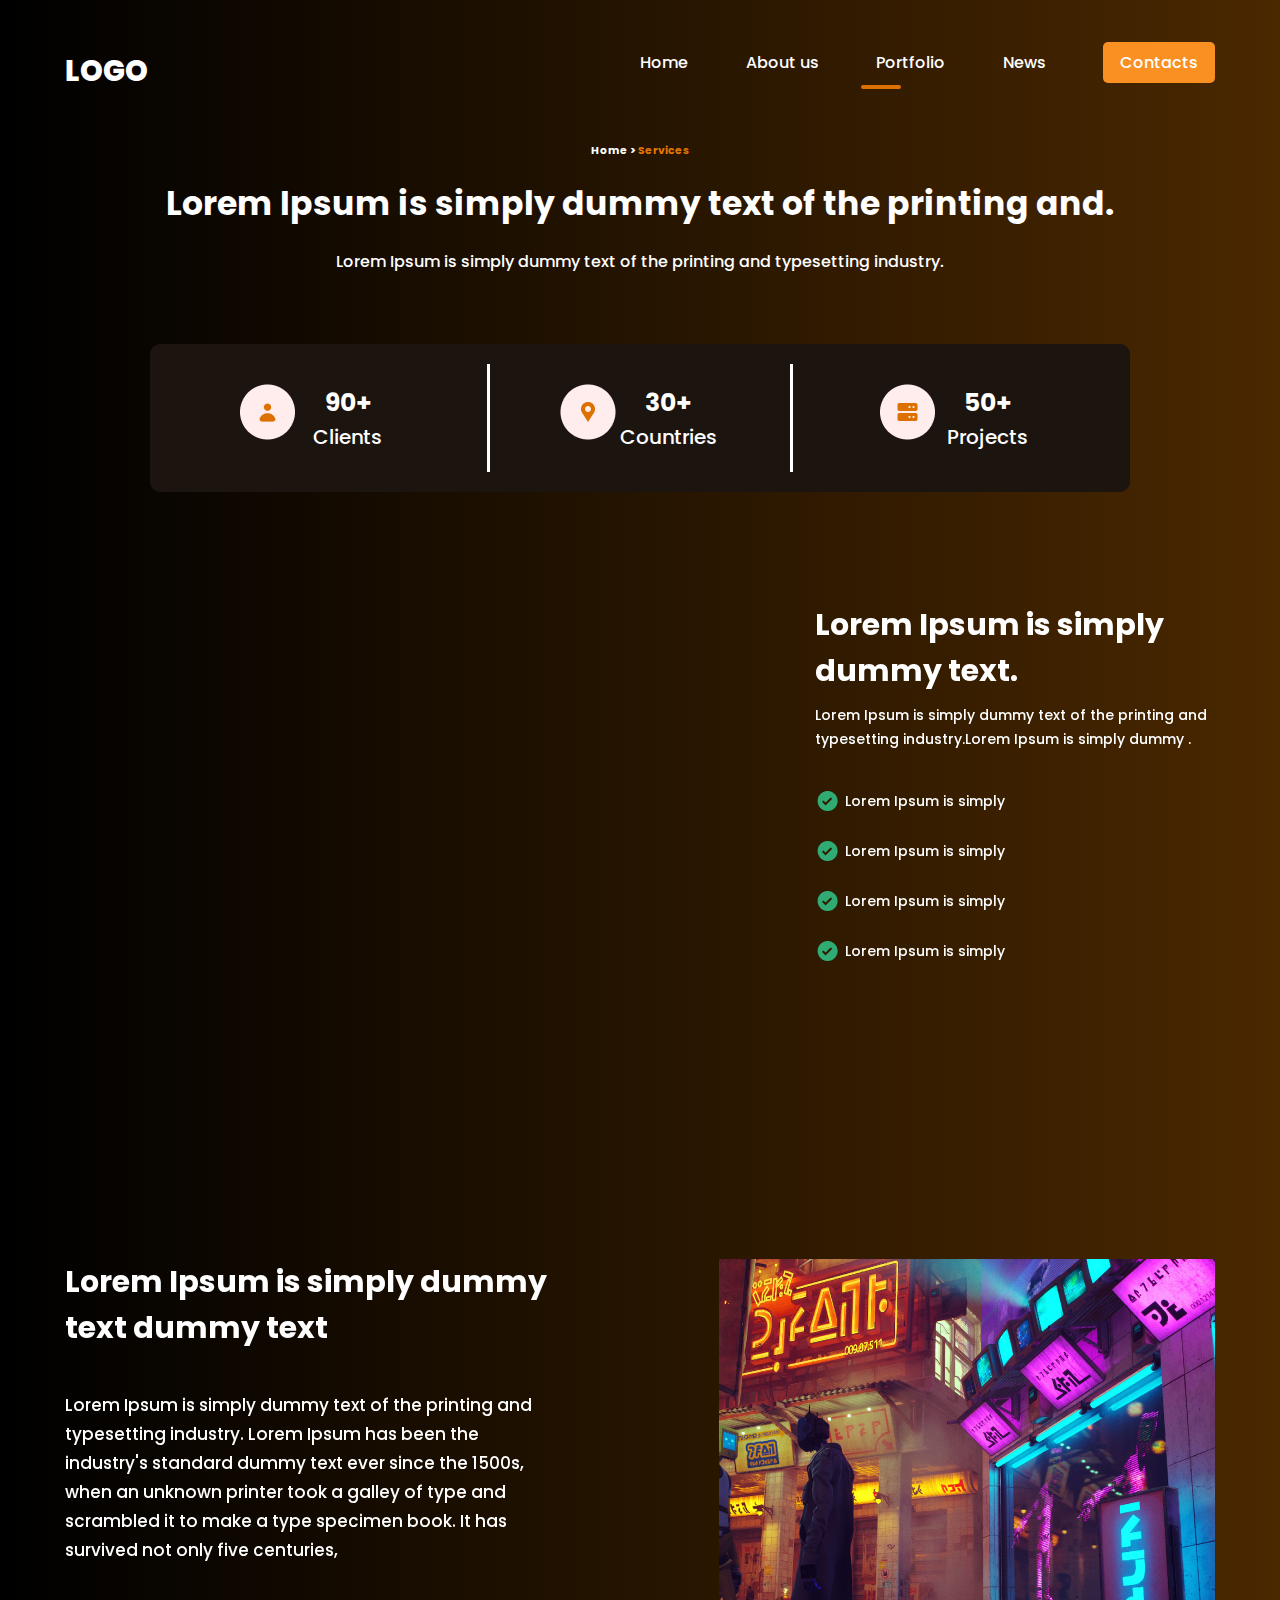
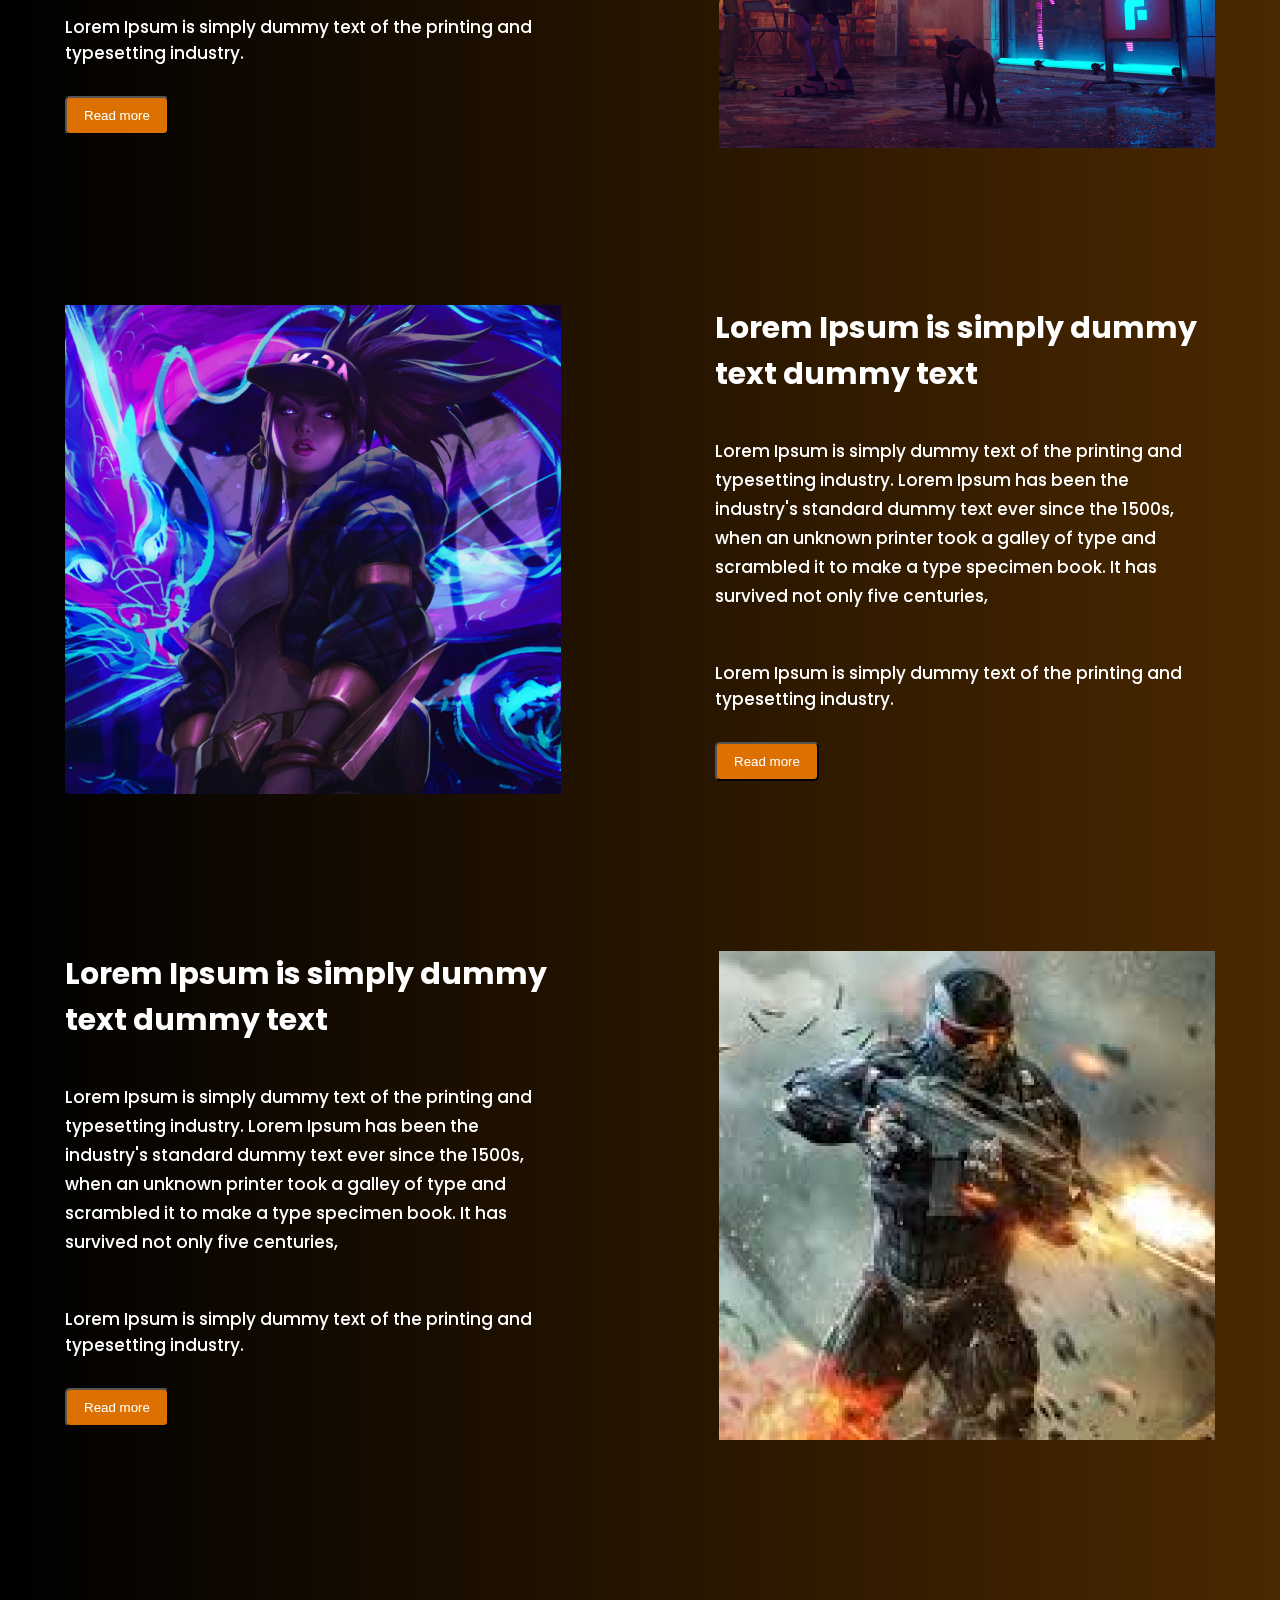
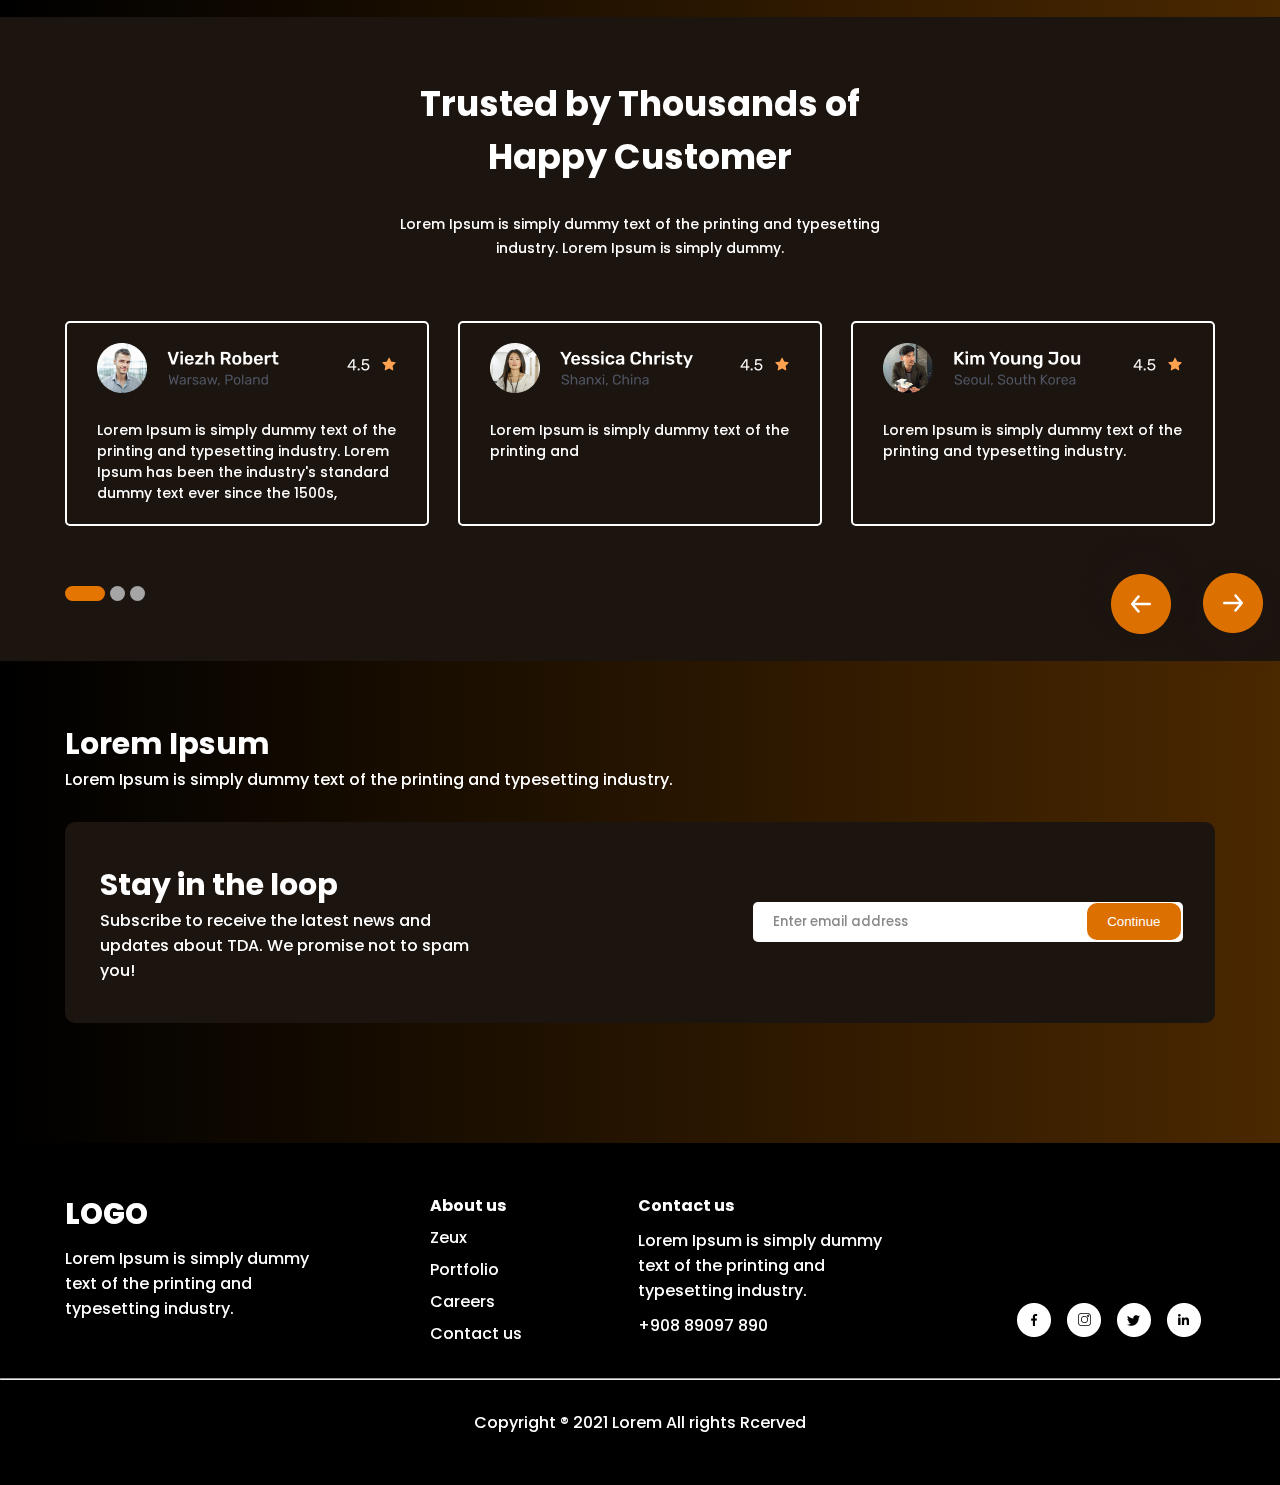
<file: portfolio/index.html>
<!DOCTYPE html>
<html lang="en">
<head>
    <meta charset="UTF-8">
    <meta name="viewport" content="width=device-width, initial-scale=1.0">
    <title>Portfolio</title>
    <link rel="stylesheet" href="/assets/css/style.css">
</head>
<body>
    <div class="wrapper">
        <header class="container">
        <span class="logo"><a href="/">logo</a></span>
        <nav>
            <ul>
                <li><a href="/">Home</a></li>
                <li><a href="/about">About us</a></li>
                <li class="active"><a href="/portfolio">Portfolio</a></li>
                <li><a href="/news">News</a></li>
                <li class="btn"><a href="/contacts">Contacts</a></li>
            </ul>
        </nav>
    </header>

<div class="table container">
    <h6>Home   > <span>Services</span></h6>
    <h2>Lorem Ipsum is simply dummy text of the printing and.</h2>
    <p>Lorem Ipsum is simply dummy text of the printing and typesetting industry. </p>

    <div class="blocks">
        <div class="block">
            <img src="/assets/img/user.png" alt="">
            <h3>90+</h3>
            <p>Clients</p>
        </div>
        <div class="blo">
            <img src="/assets/img/location.png" alt="">
            <h3>30+</h3>
            <p>Countries</p>
        </div>
        <div class="block">
            <img src="/assets/img/Server.png" alt="">
            <h3>50+</h3>
            <p>Projects</p>
        </div>
    </div>
</div>


<div class="container spider">
    <div>
        <iframe width="700" height="370" src="https://www.youtube.com/embed/g4Hbz2jLxvQ?si=ZuMy9D7kf-7VH0kD&amp;controls=0" title="YouTube video player" frameborder="0" allow="accelerometer; autoplay; clipboard-write; encrypted-media; gyroscope; picture-in-picture; web-share" referrerpolicy="strict-origin-when-cross-origin" allowfullscreen></iframe>
    </div>
    <div class="block">
        <h3>Lorem Ipsum is simply dummy text.</h3>
        <p>Lorem Ipsum is simply dummy text of the printing and typesetting industry.Lorem Ipsum is simply dummy .</p>
        <ul>
            <li><img src="/assets/img/Group 1121.png" alt="">Lorem Ipsum is simply</li>
            <li><img src="/assets/img/Group 1121.png" alt="">Lorem Ipsum is simply</li>
            <li><img src="/assets/img/Group 1121.png" alt="">Lorem Ipsum is simply</li>
            <li><img src="/assets/img/Group 1121.png" alt="">Lorem Ipsum is simply</li>
        </ul>
    </div>
</div>


<div class="container infors">
    <div class="blocks">
        <div class="block">
            <h2>Lorem Ipsum is simply dummy 
text dummy text </h2>
<p>Lorem Ipsum is simply dummy text of the printing and typesetting industry. Lorem Ipsum has been the industry's standard dummy text ever since the 1500s, when an unknown printer took a galley of type and scrambled it to make a type specimen book. It has survived not only five centuries,</p>
<h6>Lorem Ipsum is simply dummy text of the printing and typesetting industry. </h6>
<button>Read more</button>
        </div>
        <div>
            <img src="/assets/img/Rectangle 235.png" alt="">
        </div>
    </div>
    <div class="blocks">
        <div>
            <img src="/assets/img/Rectangle 266.png" alt="">
        </div>
        <div class="block">
            <h2>Lorem Ipsum is simply dummy 
text dummy text </h2>
<p>Lorem Ipsum is simply dummy text of the printing and typesetting industry. Lorem Ipsum has been the industry's standard dummy text ever since the 1500s, when an unknown printer took a galley of type and scrambled it to make a type specimen book. It has survived not only five centuries,</p>
<h6>Lorem Ipsum is simply dummy text of the printing and typesetting industry. </h6>
<button>Read more</button>
        </div>
    </div>

    <div class="blocks">
        <div class="block">
            <h2>Lorem Ipsum is simply dummy 
text dummy text </h2>
<p>Lorem Ipsum is simply dummy text of the printing and typesetting industry. Lorem Ipsum has been the industry's standard dummy text ever since the 1500s, when an unknown printer took a galley of type and scrambled it to make a type specimen book. It has survived not only five centuries,</p>
<h6>Lorem Ipsum is simply dummy text of the printing and typesetting industry. </h6>
<button>Read more</button>
        </div>
        <div>
            <img src="/assets/img/Rectangle 250.png" alt="">
        </div>
    </div>
</div>

    </div>

    <div class="feedbac">
    <div class="feed container">
        <h2>Trusted by Thousands of <br> Happy Customer</h2>
        <p class="p1">Lorem Ipsum is simply dummy text of the printing and typesetting <br> industry. Lorem Ipsum is simply dummy.</p>

        <div class="mySlides">
            <div class="block">
                <img src="/assets/img/Group 112.png" alt="">
                <img src="/assets/img/Group 1163.png" alt="" class="imd">
                <p>Lorem Ipsum is simply dummy text of the printing and typesetting industry. Lorem Ipsum has been the industry's standard dummy text ever since the 1500s,</p>
            </div>
            <div class="block">
                <img src="/assets/img/Group 113.png" alt="">
                <img src="/assets/img/Group 1163.png" alt="" class="imd">
                <p>Lorem Ipsum is simply dummy text of the printing and </p>
            </div>
            <div class="block">
                <img src="/assets/img/Group 114.png" alt="">
                <img src="/assets/img/Group 1163.png" alt="" class="imd">
                <p>Lorem Ipsum is simply dummy text of the printing and typesetting industry.</p>
            </div>
        </div>

        <div class="mySlides">
            <div class="block">
                <img src="/assets/img/Group 113.png" alt="">
                <img src="/assets/img/Group 1163.png" alt="" class="imd">
                <p>Lorem Ipsum is simply dummy text of the printing and </p>
            </div>
            <div class="block">
                <img src="/assets/img/Group 112.png" alt="">
                <img src="/assets/img/Group 1163.png" alt="" class="imd">
                <p>Lorem Ipsum is simply dummy text of the printing and typesetting industry. Lorem Ipsum has been the industry's standard dummy text ever since the 1500s,</p>
            </div>
            <div class="block">
                <img src="/assets/img/Group 114.png" alt="">
                <img src="/assets/img/Group 1163.png" alt="" class="imd">
                <p>Lorem Ipsum is simply dummy text of the printing and typesetting industry.</p>
            </div>
        </div>

         <div class="mySlides">
            <div class="block">
                <img src="/assets/img/Group 114.png" alt="">
                <img src="/assets/img/Group 1163.png" alt="" class="imd">
                <p>Lorem Ipsum is simply dummy text of the printing and typesetting industry.</p>
            </div>
            <div class="block">
                <img src="/assets/img/Group 113.png" alt="">
                <img src="/assets/img/Group 1163.png" alt="" class="imd">
                <p>Lorem Ipsum is simply dummy text of the printing and </p>
            </div>
            <div class="block">
                <img src="/assets/img/Group 112.png" alt="">
                <img src="/assets/img/Group 1163.png" alt="" class="imd">
                <p>Lorem Ipsum is simply dummy text of the printing and typesetting industry. Lorem Ipsum has been the industry's standard dummy text ever since the 1500s,</p>
            </div>
        </div>

        <img src="/assets/img/right.png" alt="" class="left" onclick="plusSlides(-1)">
        <img src="/assets/img/right.png" alt="" class="right" onclick="plusSlides(1)">

        <div class="dotsCont">
            <span class="dot" onclick="currentSlide(0)"></span>
            <span class="dot" onclick="currentSlide(1)"></span>
            <span class="dot" onclick="currentSlide(2)"></span>
        </div>
        
        </div>
        
    </div>

    <div class="wrapper">
        <div class="container email">
        <h3>Lorem Ipsum</h3>
        <p>Lorem Ipsum is simply dummy text of the printing and typesetting industry. </p>
        <div class="block">
            <div>
                <h4>Stay in the loop</h4>
                <p>Subscribe to receive the latest news and updates about TDA.
We promise not to spam you! </p>
            </div>
            <div>
                <input type="email" placeholder="Enter email address" id="email">
                <button onclick="checkInput()">Continue</button>
            </div>
        </div>
        </div>

        
    </div>

    

    <footer>
    <div class="blocks container">
        <div>
            <span>logo</span>
            <p>Lorem Ipsum is simply dummy text of the printing and typesetting industry. </p>
        </div>
        <div>
            <h4>About us</h4>
            <ul>
                <li>Zeux</li>
                <li>Portfolio</li>
                <li>Careers</li>
                <li>Contact us</li>
            </ul>
        </div>
        <div>
            <h4>Contact us</h4>
            <p>Lorem Ipsum is simply dummy text of the printing and typesetting industry. </p>
            <p>+908 89097 890</p>
        </div>
        <div>
            <img src="/assets/img/Group 12.png" alt="">
        </div>
    </div>
    <hr>
    <p>Copyright ® 2021 Lorem All rights Rcerved</p>
</footer>

<script src="/assets/js/ddd.js"></script>
</body>
</html>
</file>
<file: assets/css/style.css>
@import url('https://fonts.googleapis.com/css2?family=Poppins:wght@500;700;800&display=swap');

* {
    margin: 0;
    padding: 0;
}

body {
    font-family: "Poppins", sans-serif;
    font-weight: 500;
    color: white;
    font-size: 16px;
    overflow-x: hidden;
    min-width: 100vw;
}


a {
    text-decoration: none;
}

img {
    max-width: 100%;
}

.wrapper {
    background: linear-gradient(90deg, rgba(0, 0, 0, 1) 0%, rgba(74, 40, 0, 1) 100%);
    min-width: 100%;
}

.container {
    width: 1150px;
    margin: 0 auto;
}

header {
    padding: 50px 0;
}

header .logo, footer .blocks span {
    text-transform: uppercase;
    font-size: 29px;
    font-weight: 800;
}

header nav {
    float: right;
    width: 50%;
}

header span a{
    color: white;
}

header nav ul {
    list-style: none;
    display: flex;
    justify-content: space-between;
}

header nav ul li {
    display: inline-block;
}

header nav ul li.active::after {
    content: '';
    display: block;
    width: 40px;
    height: 4px;
    background: #DC7000;
    border-radius: 10px;
    position: relative;
    top: 10px;
    left: -15px;
}

header nav ul li a {
    color: white;
}

header nav ul li:not(.active):not(.btn) a:hover {
    border-bottom: 5px solid #DC7000;
}

header nav ul li.btn a {
    background: #FA9021;
    padding: 9px 17px;
    border-radius: 5px;
    transition: all 500ms ease;
}

header nav ul li.btn a:hover {
    background: #DC7000;
}

.hero {
    padding-bottom: 200px;
    position: relative;
}

.hero-info {
    width: 430px;
    padding-top: 70px;
}

.hero-info h2 {
    color: #E87D0E;
    font-size: 20px;
    font-weight: 700;
}

.hero-info h1 {
    font-size: 50px;
    font-weight: 700;
}

.hero-info p {
    font-weight: 500;
    line-height: 170%;
    margin: 30px 0px;
}

.hero-info .btn {
    background: #FA8305;
    color: white;
    border-radius: 50px;
    padding: 15px 30px;
    border: 0;
    transition: all 500ms ease;
}

.hero-info .btn:hover {
    cursor: pointer;
    transform: scale(1.1);
}

.hero img {
    position: absolute;
    top: -70px;
    right: -130px;
}

.trending h3 {
    font-weight: 700;
    font-size: 31px;
}
.trending .see-all {
    display: block;
    color: white;
    background: #25211D;
    border-radius: 5px;
    padding: 12px 23px;
    float: right;
    transition: all 500ms ease;
    border: 0;
}

.trending .see-all:hover {
    transform: scale(1.1);
}

.trending .games {
    display: flex;
    justify-content: space-between;
    width: 100%;
    padding: 50px 0;
}

.trending .games span {
    display: block;
    text-align: center;
    margin-top: 20px;
}

.trending .games span img {
    position: relative;
    top: 5px;
    margin-right: 7px;
}

.big-text {
    padding: 50px 0;
    font-size: 35px;
    font-weight: 700;
    width: 700px;
    text-align: center;
}

.banner {
    padding: 80px 0;
}

.banner h3 {
    font-weight: 700;
    font-size: 30px;
    margin-bottom: 30px;
}

.banner p {
    line-height: 170%;
    margin-bottom: 30px;
    width: 550px;
}

.banner img {
    width: 100%;
    margin-bottom: 30px;
}

.features {
    background: url('/assets/img/Rectangle 5.png') no-repeat center center fixed;
    background-size: cover;
    padding: 80px 0;
}

.features h3, .features p {
    margin-bottom: 20px;
    text-align: center;
    max-width: 700px;
    margin-left: auto;
    margin-right: auto;
}

.features h3 {
    font-size: 30px;
}

.features .info {
    display: flex;
    justify-content: center;
    flex-wrap: wrap;
}

.features .info .block {
    text-align: center;
    width: 20%;
    margin: 30px 2%;
}

.features .info .block img {
    margin-bottom: 15px;
}

.project {
  padding: 100px 0;
}

.project h3 {
    font-size: 30px;
    text-align: center;
}

.project p {
    margin: 40px 0;
    text-align: center;
}

.project .images, 
.project .images1 {
    display: flex;
    justify-content: space-around;
    margin-bottom: 25px;
}


.project .images1 {
    display: none;
}

.project .see-alld,
.project .see-less {
    display: block;
    color: white;
    background: #25211D;
    border-radius: 5px;
    padding: 12px 23px;
    transition: all 500ms ease;
    text-align: center;
    margin: 0 auto;
    border: 0;
}

.project .see-less {
    display: none;
}


.project .see-alld:hover,
.project .see-less:hover{
    transform: scale(1.1);
}

.email {
    padding-bottom: 120px;
}

.email h3 {
    padding-top: 60px;
    font-size: 30px;
}

.email .block {
    background: #1C140F;
    margin-top: 30px;
    border-radius: 10px;
    padding: 40px 3%;
    width: 94%;
    display: flex;
    justify-content: space-between;
    align-items: center;
}

.email .block h4 {
    font-size: 30px;
    
}

.email .block p {
    width: 400px;
}

.email .block input {
    background: white;
    outline: none;
    border: 0;
    border-radius: 5px;
    width: 300px;
    font-family: "Poppins", sans-serif;
    font-weight: 500;
    padding: 10px 20px;
    position: relative;
    right: -100px;
    z-index: 1;
    padding-right: 110px;
}

.email .block input::placeholder {
    color: #898989;
}

.email .block button {
    background: #DC7000;
    color: white;
    border-radius: 10px;
    padding: 11px 20px;
    transition: all 500ms ease;
    cursor: pointer;
    border: 0;
    position: relative;
    z-index: 2;
}

.email .block button:hover {
    background: #E87D0E;
}


footer {
    background: black;
    padding: 50px 0;
}

footer .blocks {
    display: flex;
    justify-content: space-between;
}

footer .blocks p {
    width: 250px;
    margin: 10px 0;
}

footer .blocks ul {
    list-style: none;
}

footer .blocks ul li {
    margin-top: 7px;
}

footer hr {
    margin: 30px 0;
}

footer>p {
    text-align: center;
}

footer .blocks img {
    position: relative;
    top: 100px;
}

.hero-contacts h1 {
    text-align: center;
    margin-top: 40px;
    margin-bottom: 30px;
    font-size: 33px;
}

.hero-contacts p,
.table h6,
.hade h6 {
    text-align: center;
}

.hero-contacts h6 span,
.table h6 span,
.hade h6 span {
    color: #E47500;
}

.hero-contacts h6 {
    text-align: center;
}

.hero-contacts img {
    margin-left:  auto;
    margin-right: auto;
    margin-bottom: 50px;
    margin-top: 50px;
}

.feedback {
    padding: 70px 0;
    background: #1C140F;
}

.feedback h2 {
    text-align: center;
    font-size: 30px;
}

.feedback p {
    text-align: center;
    margin-top: 10px;
    font-size: 13px;
}

.feedback form {
    margin: 80px auto;
    width: 600px;
}

.feedback form .inline {
    display: flex;
    justify-content: space-between;
}

.feedback form .inline > div {
    width: 50%;
}

.feedback form label {
    color: #4F4F4F;
    font-size: 14px;
}

.feedback form input,
.feedback form textarea {
    background: #4F4F4F;
    border-radius: 10px;
    border: 0.6px solid #CECECE;
    display: block;
    width: 90%;
    padding: 15px 10px;
    outline: none;
    color: white;
    margin-top: 7px;
    margin-bottom: 20px;
}

.feedback form .one-line {
    width: 96%;
}

.feedback form textarea {
    resize: none;
    height: 200px;
}

.feedback form button{
    background: #DC7000;
    border-radius: 5px;
    bottom: 0;
    float: right;
    color: white;
    cursor: pointer;
    padding: 10px 30px;
    transition: all 500ms ease;
}

.feedback form button:hover {
    transform: scale();
}

.table h2, 
.hade h2 {
    font-size: 33px;
    text-align: center;
    margin-top: 20px;
}

.table > p,
.hade p{
    text-align: center;
    padding-top: 20px;
    padding-bottom: 70px;
}


.table .blocks {
    width: 940px;
    padding: 20px 20px;
    margin: 0 auto;
    display: flex;
    justify-content: space-between;
    background: #1C140F;
    border-radius: 10px;
}

.table .blocks .blo {
    border-left: 3px solid white;
    border-right: 3px solid white;
    width: 160px;
    text-align: center;
    padding: 20px 70px;
}


.table .blocks .block {
    width: 160px;
    text-align: center;
    padding: 20px 70px;
}

.table .blocks h3 {
    font-size: 25px;
    font-weight: 700;
}

.table .blocks p {
    font-size: 20px;
}


.table .blocks .block img,
.table .blocks .blo img {
    float: left;
}

.spider {
    padding: 110px 0;
    display: flex;
    justify-content: space-between;
}

.spider .block {
    width: 400px;
}

.spider .block h3 {
    font-size: 30px;
    font-weight: 700;
    margin-bottom: 10px;
}

.spider .block p{
    font-size: 14px;
    line-height: 170%;
    margin-bottom: 20px;
}

.spider .block ul {
    list-style: none;
}

.spider .block ul li {
    font-size: 14px;
    padding: 10px 0;
}

.spider .block ul li img{
    position: relative;
    top: 7px;
    padding-right: 5px;
}


.infors {
    padding: 20px 0;
}

.infors .blocks {
    display: flex;
    justify-content: space-between;
    margin: 150px 0;
}

.infors .blocks .block {
    width: 500px;
}

.infors .blocks .block h2 {
    font-size: 30px;
    margin-bottom: 40px;
}

.infors .blocks .block p {
    font-size: 17px;
    line-height: 170%;
    margin-bottom: 50px;
}

.infors .blocks .block h6 {
    font-size: 17px;
    font-weight: 500;
    margin-bottom: 30px;
}

.infors .blocks .block button {
    padding: 10px 17px;
    border-radius: 5px;
    background: #DC7000;
    color: white;
    transition: all 500ms ease;
}

.infors .blocks .block button:hover {
    transform: scale(1.1);
}

.feedbac {
    background: #1C140F;
    padding: 60px 0;
}

.feedbac .feed h2 {
    text-align: center;
    margin-bottom: 30px;
    font-size: 35px;

}

.feedbac .feed .p1{
    text-align: center;
    line-height: 170%;
    font-size: 14px;
}

.feedbac .feed .mySlides {
    display: none;
    justify-content: space-between;
    margin: 60px 0;
    animation-name: sss;
    animation-duration: 1.5s;
}

@keyframes sss{
    0% {
        opacity: 0.4;
    }
    100% {
        opacity: 1;
    }
}

.feedbac .feed .mySlides .block {
    width: 300px;
    border: 2px solid white;
    padding: 20px 30px;
    border-radius: 5px;
}

.feedbac .feed .mySlides .block:hover{
    border: 2px solid #DC7000;
    background: #0F0901;
}


 .feedbac .feed .mySlides .block p{
    font-size: 14px;
    margin-top: 20px;
 }

 .feedbac .feed .mySlides .block .imd{
    float: right;
    position: relative;
    top: 13px;
 }

 .feedbac .feed .left {
    transform: rotate(180deg);
    position: relative;
    bottom: 70px;
 }

 .feedbac .feed .right{
    position: relative;
    left: 240px;
    bottom: 43px;
 }

 .feedbac .feed > img {
    float: right;
 }

 .feedbac .feed .dotsCont{
    display: flex;
    justify-content: space-between;
    width: 80px;
 }

 .feedbac .feed .dotsCont span{
    display: block;
    background-color: #A5A5A5;
    border-radius: 50%;
    width: 15px;
    height: 15px;
 }

 .feedbac .feed .dotsCont span.active{
    width: 40px;
    background: #E47500;
    border-radius: 40px;
 }

.searchInput{
    text-align: center;
    margin: 0px 0;
}


.searchInput input {
    padding: 10px 35px;
    background: #1C140F;
    width: 300px;
    outline: none;
    border: 0;
    border-radius: 5px;
    color: white;
    z-index: 1;
    font-size: 16px;
} 

.searchInput img {
    position: relative;
    z-index: 2;
    left: 30px;
}


.group {
    padding: 100px 0;
}


.twoblocks hr {
    width: 550px;
    height: 2px;
    background: #A5A5A5;
    border: 0;
}

.twoblocks .block {
    width: 550px;
    padding: 70px 0px;
}

.twoblocks .block img {
    margin-bottom: 20px;
}

.twoblocks .block .span,
.group .seven .block .blue {
    background: #2351F5 ;
    padding: 10px 15px;
    color: white;
}

.twoblocks .block span {
    padding: 10px 15px;
}

.twoblocks .block h2{
    font-size: 30px;
    margin: 50px 0;
}

.twoblocks .block p{
    font-size: 17px;
    line-height: 170%;
}

.twoblocks .block h6{
    font-size: 16px;
    font-weight: 500;
    margin-top: 40px;
}

.group {
    display: flex;
    justify-content: space-between;
}


.group .seven .block{
    width: 540px;
    margin: 80px 0;
    display: flex;
    justify-content: space-between;
    padding: 10px 20px;
}



.group .seven .block h2{
    font-size: 23px;
    margin-left: 20px;
    margin-top: 10px;
}

.group .seven .block .div {
    margin-top: 15px;
}

.group .seven .block .span {
   margin: 30px 20px;
}
    
.group .seven .block .pink {
    background: #FF8484 ;
    padding: 10px 15px;
}

.group .seven .block .green {
    background: #23A54F;
    padding: 10px 15px;
}

.group .seven .block .pink {
    background: #FF8484;
    padding: 10px 15px;
}

.group .seven .block .orange {
    background: #FF7C32;
    padding: 10px 15px;
}

.group .seven .block .purple {
    background: #9921C3;
    padding: 10px 15px;
}


.tabler .blocks {
    display: flex;
    justify-content: space-between;
    padding-bottom: 50px;
}


.tabler .blocks .block,
.tabler .blocks .blok{
    padding: 10px 20px;
    width: 300px;
}

.tabler .blocks .blok{
    border-left: 1px solid white;
    border-right: 1px solid white;
}

.tabler .blocks .blok .phon{
    float: left;
    
}

.tabler .blocks .block .gps{
    float: left;
}

.tabler .blocks .block img,
.tabler .blocks .blok img,
.tabler .blocks .block p,
.tabler .blocks .blok p{
    position: relative;
    top: 15px;
}

.tabler .blocks .blok p,
.tabler .blocks .blok img{
    position: relative;
    top: 30px;
    left: 60px;
}

.tabler .blocks .blok img,
.tabler .blocks .block img {
    margin-right: 5px;
}



.back {
    position: fixed;
    left: 0;
    top: 0;
    background-color: black;
    opacity: 0.8;
    min-height: 100%;
    min-width: 100%;
    z-index: 50;
    display: none;
}

.demo {
    position: relative;
    z-index: 900000;
    display: block;
}


.demo img{
    width: 800px;
    height: 400px;
    border-radius: 32px;
}

.modal-content,
.swiper-slide {
    width: 800px;
    height: 400px;
}

.modal-content {
    border-radius: 32px;
}

.demo .swiper {
    width: 800px;
    border-radius: 32px;
}

.swiper-button-next::after,
.swiper-button-prev::after {
    color: white;
}

.thumbs img {
    width: 150px;
    height: 80px;
}

.demo span {
    position: absolute;
    z-index: 3000;
    font-size: 30px;
    color: white;
    top: 20px;
    left: 750px;
    cursor: pointer;
}

.wrep {
    justify-content: center;
    display: none;
    align-items: center;
    width: 100%;
    height: 100vh;
    position: fixed;
    top: 0;
    left: 0;
    z-index: 900000;
}
</file>
<file: assets/css/about.css>
@import url('https://fonts.googleapis.com/css2?family=Poppins:wght@500;700;800&display=swap');

* {
    margin: 0;
    padding: 0;
}

body {
    font-family: "Poppins", sans-serif;
    font-weight: 500;
    color: white;
    font-size: 16px;
    overflow-x: hidden;
}

a {
    text-decoration: none;
}

img {
    max-width: 100%;
}

.wrapper {
    background: linear-gradient(90deg, rgba(0, 0, 0, 1) 0%, rgba(74, 40, 0, 1) 100%);
    min-width: 100%;
}

.container {
    width: 1150px;
    margin: 0 auto;
}

header {
    padding: 50px 0;
}

header span a{
    color: white;
}

header .logo, footer .blocks span {
    text-transform: uppercase;
    font-size: 29px;
    font-weight: 800;
}

header nav {
    float: right;
    width: 50%;
}

header nav ul {
    display: flex;
    justify-content: space-between;
    list-style: none;
}

header nav ul li {
    display: inline-block;
}

header nav ul li.active::after {
    content: '';
    display: block;
    width: 40px;
    height: 4px;
    background: #DC7000;
    border-radius: 10px;
    position: relative;
    top: 7px;
    left: -15px;
}

header nav ul li a {
    color: white;
}

header nav ul li:not(.active):not(.btn) a:hover {
    border-bottom: 5px solid #DC7000;
}

header nav ul li.btn a {
    background: #FA9021;
    padding: 9px 17px;
    border-radius: 5px;
    transition: all 500ms ease;
}

header nav ul li.btn a:hover {
    background: #DC7000;
}

.hero {
    padding-bottom: 360px;
    position: relative;
}

.hero > p {
    font-size: 12px;
}

.hero > p .orange {
    color: #E47500;
}

.hero-info {
    padding-top: 30px;
    width: 400px;
}

.hero-info h2 {
    font-size: 30px;
    font-weight: 700;
    padding: 30px 0;
}

.hero-info p {
    font-size: 15px;
    line-height: 170%;
    margin: 30px 0;
}

.hero-info .btn {
    color: white;
    background: #FA8305;
    border-radius: 20px;
    padding: 10px 20px;
    border: 0;
    transition: all 500ms ease;
}

.hero-info .btn:hover {
    cursor: pointer;
    transform:  scale(1.1);
}

.hero img {
    position: absolute;
    top: 30px;
    right: -90px;
}

.review {
    padding: 50px 0;
}

.review > h3 {
    font-size: 25px;
}

.review .blocks {
    display: flex;
    gap: 20px;
    padding-top: 50px;
    justify-content: center;
}

.review .blocks .block {
    background: #1C140F;
    border-radius: 10px;
    width: 270px;
    padding: 30px 30px;
}

.review .blocks .block h3 {
    padding: 20px 0;
    font-size: 20px;
}

.review .blocks .block p {
    line-height: 170%;
    font-size: 14px;
}

.review .blocks .block .purple {
    background: #B000DC;
    color: white;
    border-radius: 5px;
    padding: 5px 10px;
    font-size: 14px;
}

.review .blocks .block .brown {
    background: #DC4200;
    color: white;
    border-radius: 5px;
    padding: 5px 10px;
    font-size: 14px;
}

.review .blocks .block .green {
    background: #00DC8D;
    color: white;
    border-radius: 5px;
    padding: 5px 10px;
    font-size: 14px;
}

.review .blocks .block .blue {
    background: blue;
    color: white;
    border-radius: 5px;
    padding: 5px 10px;
    font-size: 14px;
}

.review .blocks .block .greend {
    background: green;
    color: white;
    border-radius: 5px;
    padding: 5px 10px;
    font-size: 14px;
}

.review .blocks .block .pink {
    background: pink;
    color: white;
    border-radius: 5px;
    padding: 5px 10px;
    font-size: 14px;
}

.review .blocks .block .yellow {
    background: yellow;
    color: white;
    border-radius: 5px;
    padding: 5px 10px;
    font-size: 14px;
}

.review .blocks .block .blanch {
    background: blanchedalmond;
    color: white;
    border-radius: 5px;
    padding: 5px 10px;
    font-size: 14px;
}

.review .blocks .block .crimson {
    background: crimson;
    color: white;
    border-radius: 5px;
    padding: 5px 10px;
    font-size: 14px;
}

.info {
    min-width: 100%;
    background: #1C140F;
}

.info .info-info {
    padding: 50px 40px;
    position: relative;
    padding-bottom: 500px;
}

.info .info-info .banner{
    position: absolute;
    width: 400px;
    right: 180px;
    top: 100px;
}

.info img {
    position: absolute;
    bottom: 0;
}

.client {
    padding: 100px 0
}

.client .blocks {
    padding-top: 40px;
    display: flex;
    justify-content: space-between;
}
.client .blocks .block {
    background: #1C140F;
    width: 200px;
    border-radius: 10px;
    text-align: center;
    padding: 20px 30px;
}

.client h5 {
    font-size: 25px;
    font-weight: 700;
}

.client .blocks .block h6 {
    font-size: 19px;
    font-weight: 700;
}

.client .blocks .block p {
    color: #E8E8E8;
    font-size: 16px;
}

.email {
    padding-bottom: 120px;
}

.email h3 {
    margin-top: 60px;
    font-size: 30px;
}

.email .block {
    background: #1C140F;
    margin-top: 30px;
    border-radius: 10px;
    padding: 40px 3%;
    width: 94%;
    display: flex;
    justify-content: space-between;
    align-items: center;
}

.email .block h4 {
    font-size: 30px;

}

.email .block p {
    width: 400px;
}

.email .block input {
    background: white;
    outline: none;
    border: 0;
    border-radius: 5px;
    width: 300px;
    font-family: "Poppins", sans-serif;
    font-weight: 500;
    padding: 10px 20px;
    position: relative;
    right: -100px;
    z-index: 1;
    padding-right: 110px;
}

.email .block input::placeholder {
    color: #898989;
}

.email .block button {
    background: #DC7000;
    color: white;
    border-radius: 10px;
    padding: 11px 20px;
    transition: all 500ms ease;
    cursor: pointer;
    border: 0;
    position: relative;
    z-index: 2;
}

.email .block button:hover {
    background: #E87D0E;
}

footer {
    background: black;
    padding: 50px 0;
}

footer .blocks {
    display: flex;
    justify-content: space-between;
}

footer .blocks p {
    width: 250px;
    margin: 10px 0;
}

footer .blocks ul {
    list-style: none;
}

footer .blocks ul li {
    margin-top: 7px;
}

footer hr {
    margin: 30px 0;
}

footer>p {
    text-align: center;
}

footer .blocks img {
    position: relative;
    top: 100px;
}

.swiper-button-prev::after,
.swiper-button-next::after {
    font-size: 24px;
    color: yellow;
}
</file>
